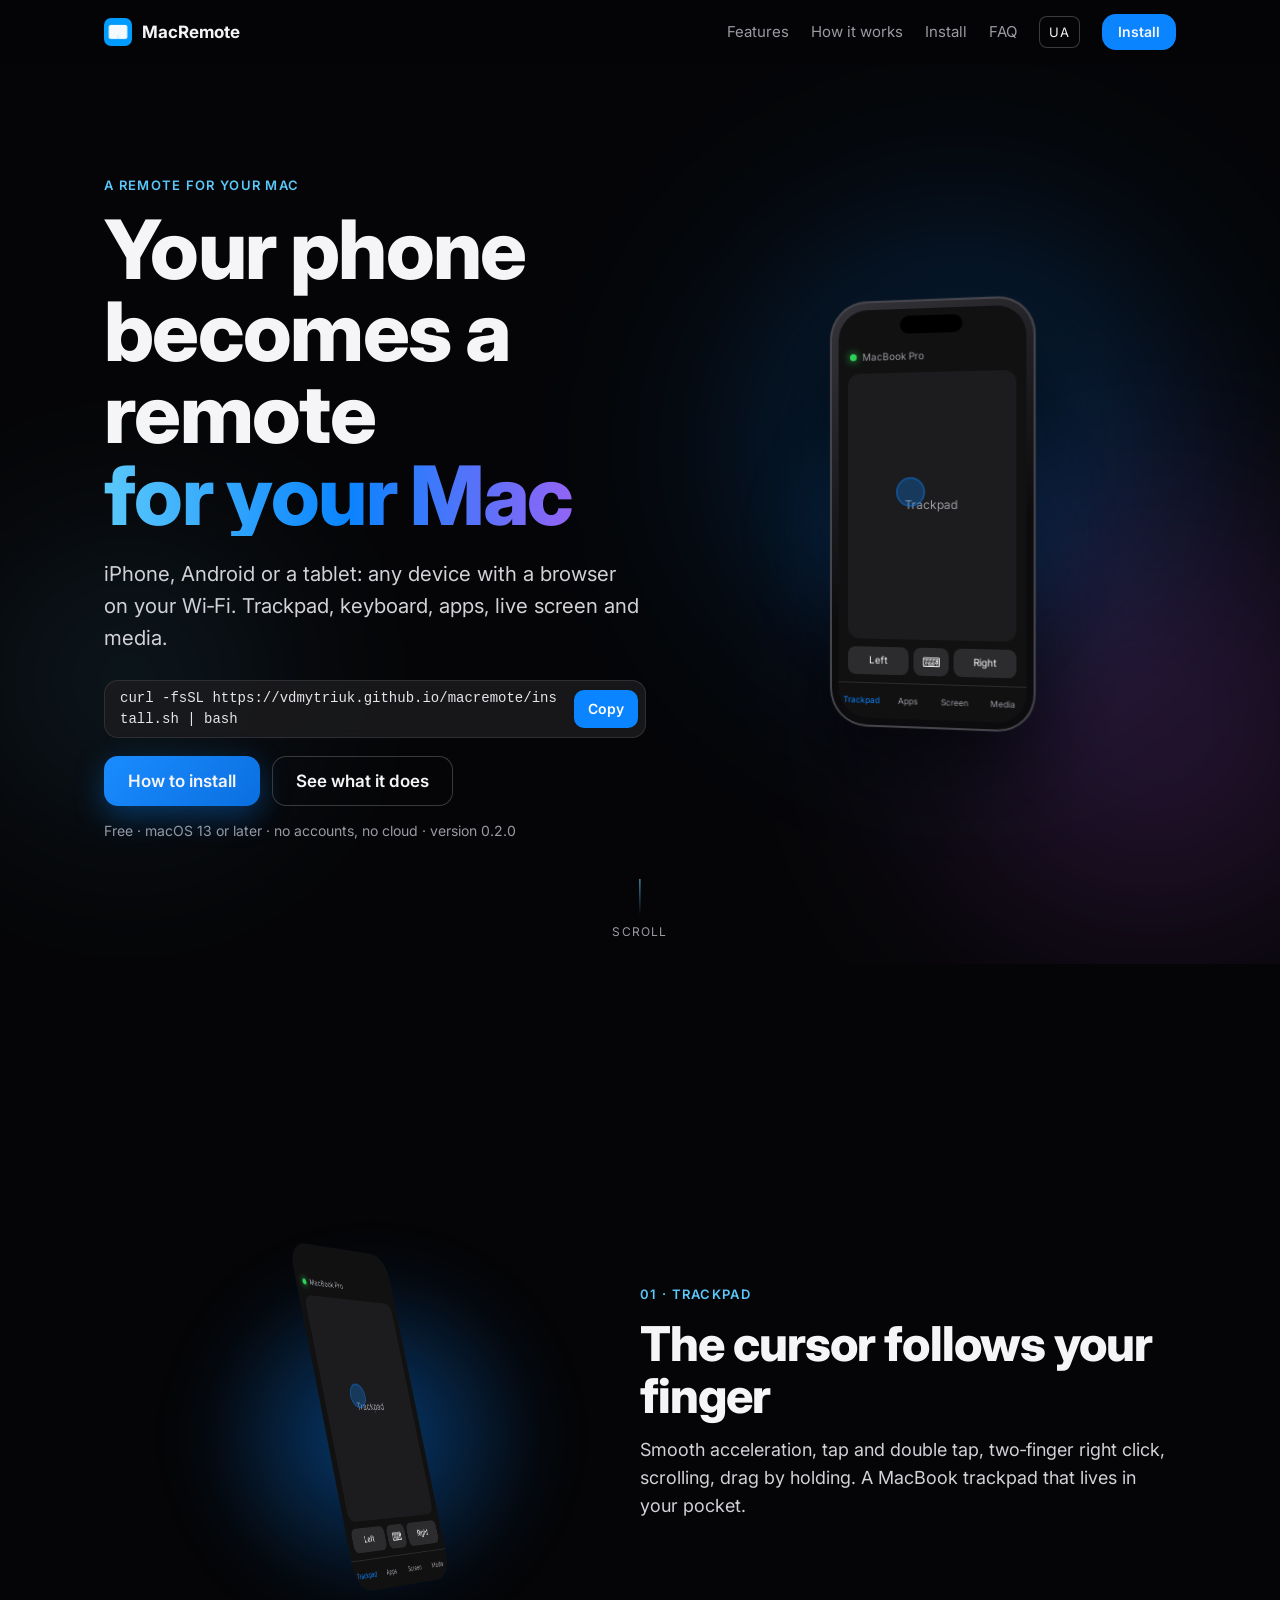
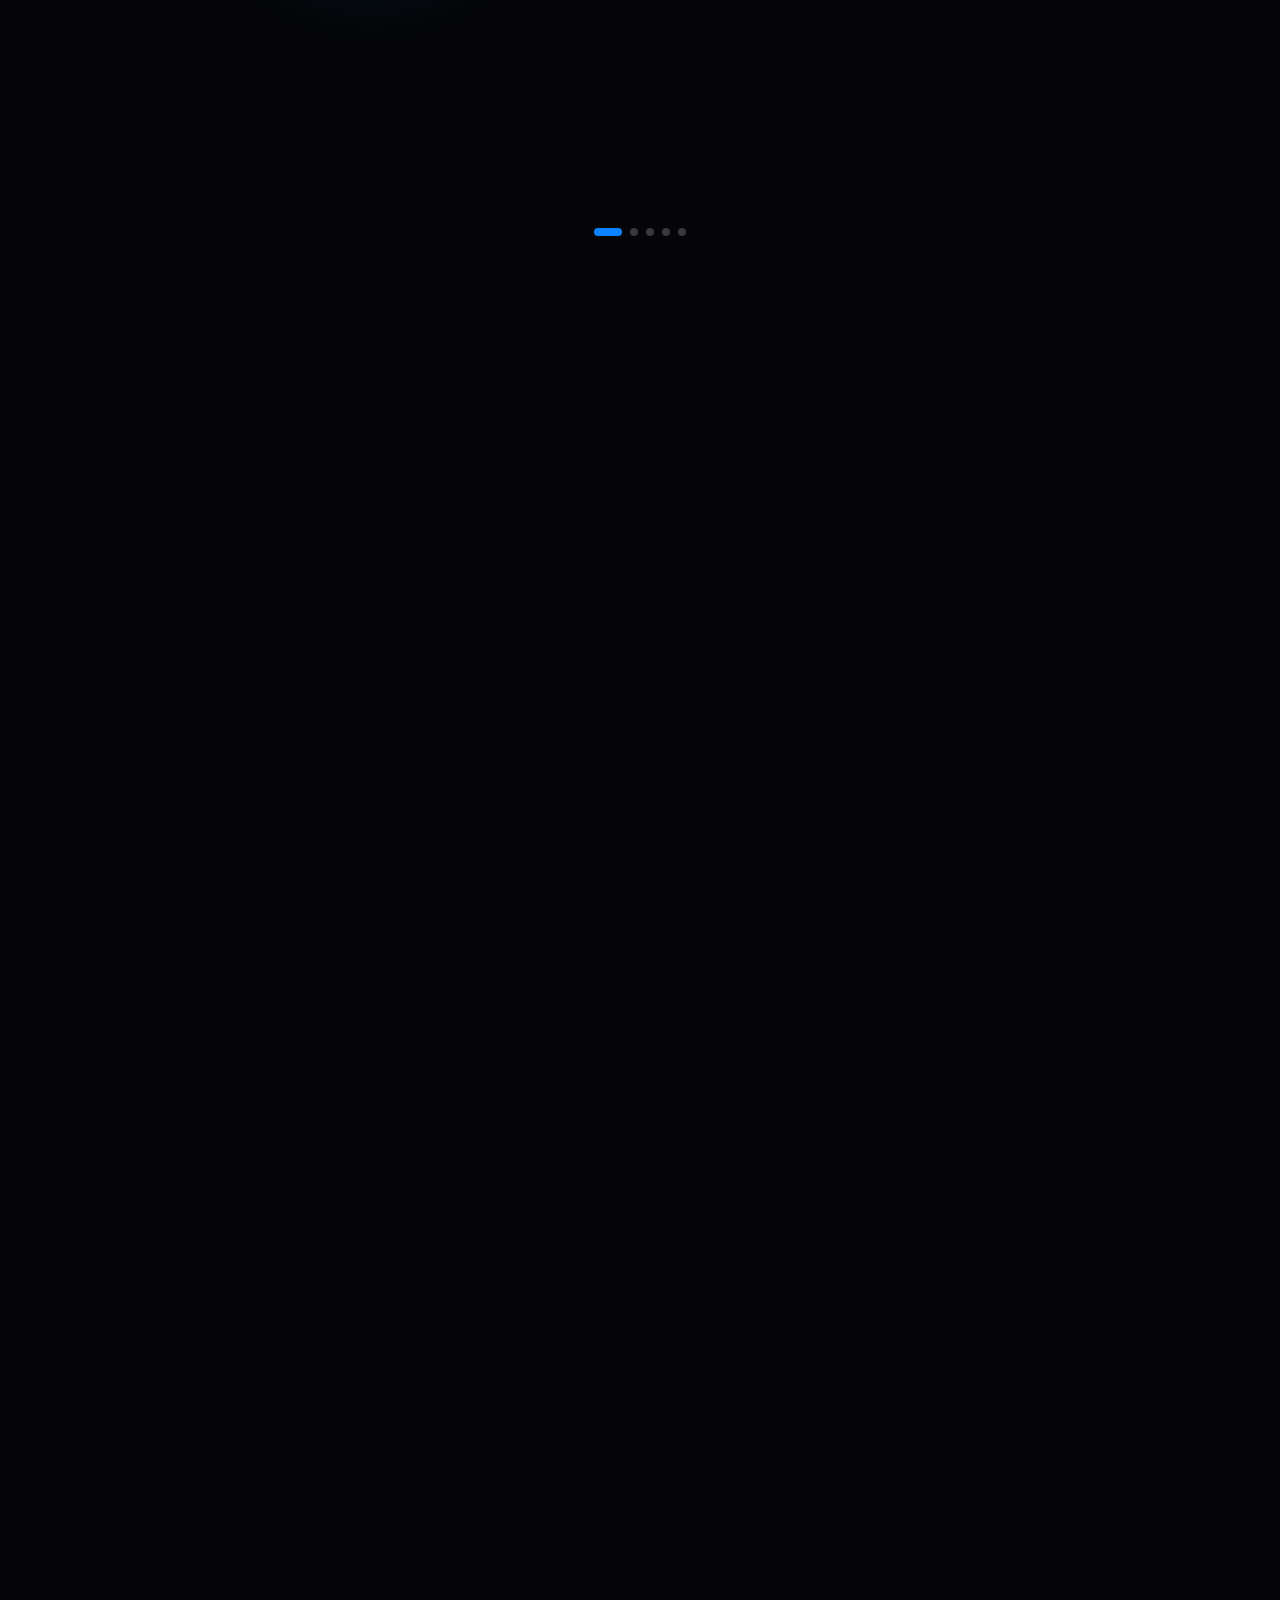
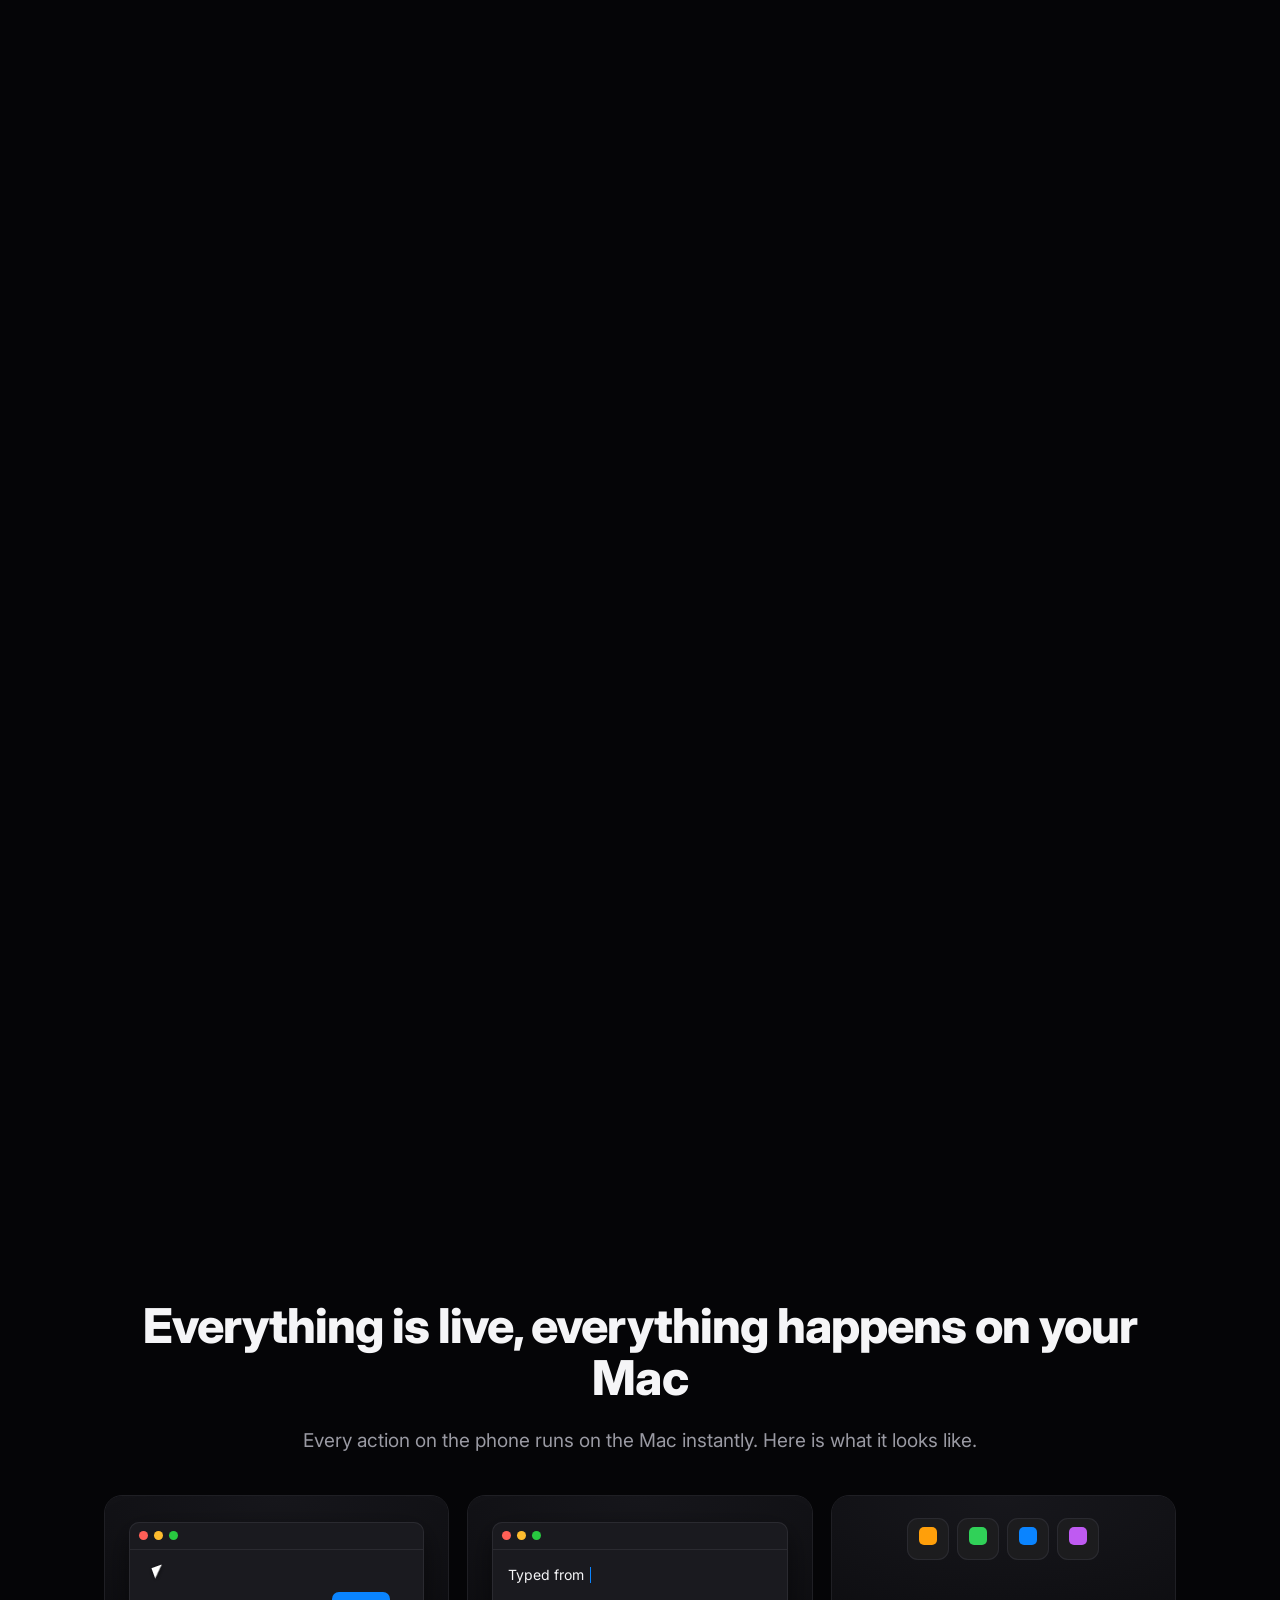
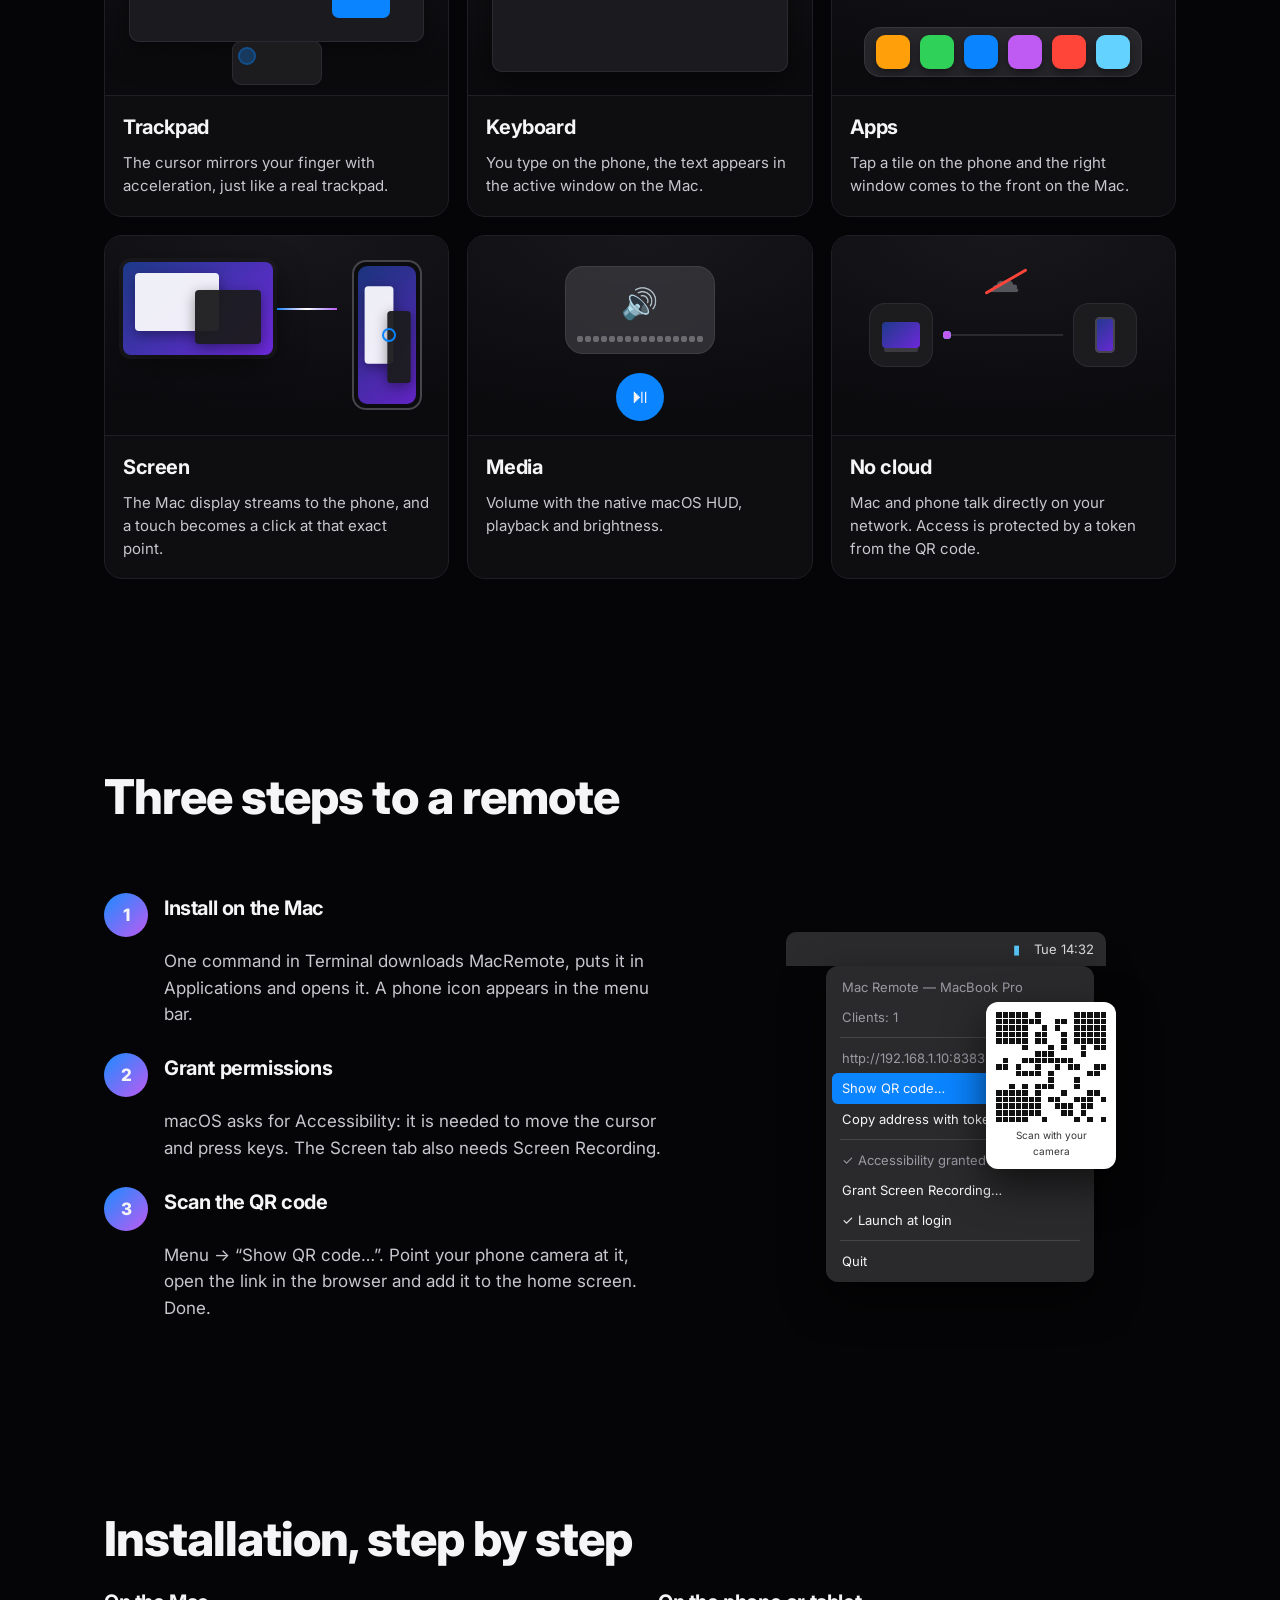
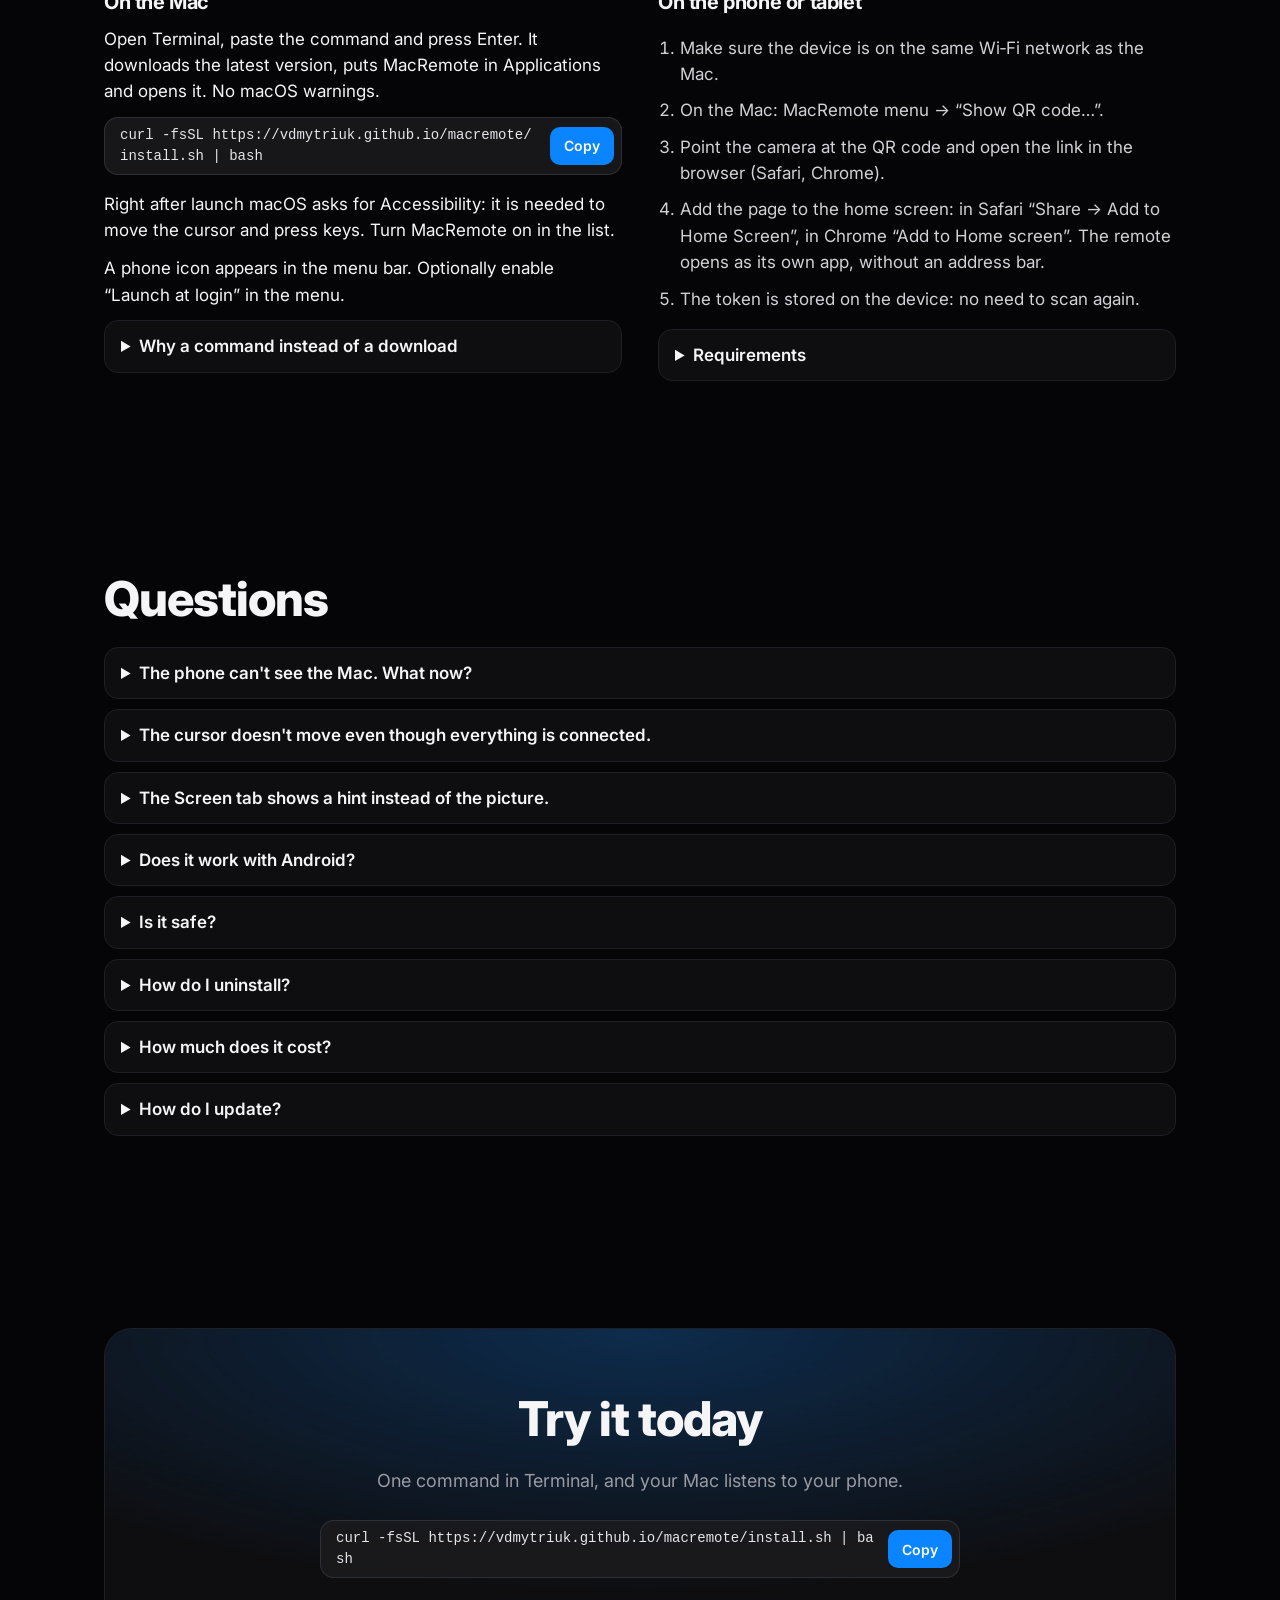
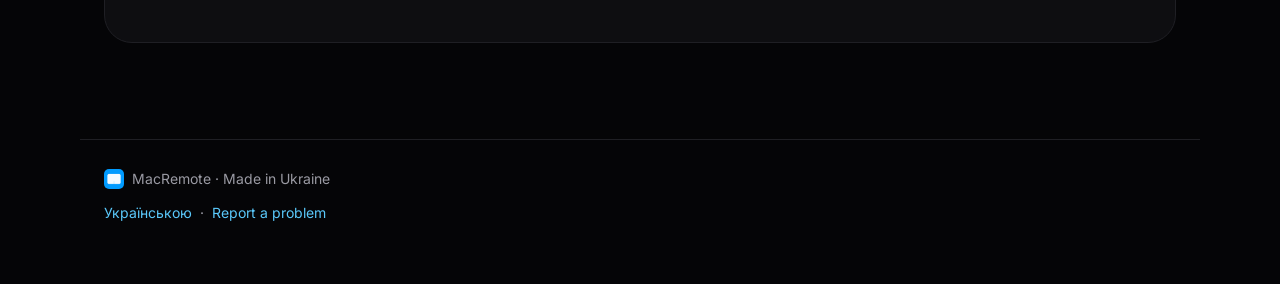
<file: index.html>
<!doctype html>
<html lang="en">
<head>
<meta charset="utf-8">
<meta name="viewport" content="width=device-width, initial-scale=1">
<title>MacRemote — your phone becomes a remote for your Mac</title>
<meta name="description" content="Any phone or tablet as a trackpad, keyboard, app switcher, live screen and media remote for your Mac. Works on your Wi‑Fi, no accounts, no cloud. Free.">
<meta property="og:title" content="MacRemote — your phone becomes a remote for your Mac">
<meta property="og:description" content="Any phone or tablet as a trackpad, keyboard, app switcher, live screen and media remote for your Mac. Works on your Wi‑Fi, no accounts, no cloud. Free.">
<meta property="og:image" content="https://vdmytriuk.github.io/macremote/assets/icon-512.png">
<meta property="og:type" content="website">
<meta name="theme-color" content="#050507">
<link rel="alternate" hreflang="en" href="https://vdmytriuk.github.io/macremote/">
<link rel="alternate" hreflang="uk" href="https://vdmytriuk.github.io/macremote/uk/">
<link rel="alternate" hreflang="x-default" href="https://vdmytriuk.github.io/macremote/">
<link rel="icon" href="assets/favicon.png">
<link rel="apple-touch-icon" href="assets/icon-128.png">
<link rel="preconnect" href="https://fonts.googleapis.com">
<link rel="preconnect" href="https://fonts.gstatic.com" crossorigin>
<link href="https://fonts.googleapis.com/css2?family=Inter:wght@400;500;600;800&display=swap" rel="stylesheet">
<link rel="stylesheet" href="style.css">
</head>
<body data-lang="en" data-base="">

<header class="nav">
  <div class="nav-inner">
    <a class="logo" href="#top"><img src="assets/icon-128.png" alt="" width="28" height="28"> MacRemote</a>
    <nav>
      <a href="#scene">Features</a>
      <a href="#how">How it works</a>
      <a href="#install">Install</a>
      <a href="#faq">FAQ</a>
      <a class="lang" href="uk/" hreflang="uk">UA</a>
      <a class="btn small" href="#install">Install</a>
    </nav>
  </div>
</header>

<main>

<!-- ===== Hero ===== -->
<section class="hero" id="top">
  <div class="aurora" aria-hidden="true"><i></i><i></i><i></i></div>
  <div class="hero-inner">
    <div class="hero-text">
      <p class="eyebrow reveal" style="--i:0">A remote for your Mac</p>
      <h1 class="reveal" style="--i:1"><span>Your phone</span> <span>becomes a remote</span> <span class="grad">for your Mac</span></h1>
      <p class="lead reveal" style="--i:2">iPhone, Android or a tablet: any device with a browser on your Wi‑Fi. Trackpad, keyboard, apps, live screen and media.</p>
      <div class="cmd reveal" style="--i:3">
        <code>curl -fsSL https://vdmytriuk.github.io/macremote/install.sh | bash</code>
        <button type="button" data-copy="curl -fsSL https://vdmytriuk.github.io/macremote/install.sh | bash" data-copied="Copied ✓">Copy</button>
      </div>
      <div class="cta reveal" style="--i:4">
        <a class="btn primary" href="#install">How to install</a>
        <a class="btn ghost" href="#scene">See what it does</a>
      </div>
      <p class="meta reveal" style="--i:5">Free · macOS 13 or later · no accounts, no cloud · version 0.2.0</p>
    </div>

    <div class="hero-device" id="heroTilt" aria-hidden="true">
      <div class="float">
        <div class="phone" id="heroPhone">
          <div class="body"></div>
          <div class="notch"></div>
          <div class="screen">
            <div class="ptop"><span class="dot"></span>MacBook Pro</div>
            <div class="ppad"><span class="finger"></span>Trackpad</div>
            <div class="pbar"><span>Left</span><span class="k">⌨</span><span>Right</span></div>
            <div class="ptabs"><b>Trackpad</b><span>Apps</span><span>Screen</span><span>Media</span></div>
          </div>
          <div class="back"><img src="assets/icon-128.png" alt="" width="48" height="48"></div>
        </div>
      </div>
      <div class="glow"></div>
    </div>
  </div>
  <a class="scroll-hint" href="#scene"><span></span>Scroll</a>
</section>

<!-- ===== Scroll scene ===== -->
<section class="scene" id="scene" data-scene style="--segments:5">
  <div class="stage">
    <div class="stage-device" aria-hidden="true">
      <div class="phone spin" id="scenePhone">
        <div class="body"></div>
        <div class="notch"></div>

        <div class="screen seg" data-seg="0">
          <div class="ptop"><span class="dot"></span>MacBook Pro</div>
          <div class="ppad"><span class="finger drift"></span>Trackpad</div>
          <div class="pbar"><span>Left</span><span class="k">⌨</span><span>Right</span></div>
          <div class="ptabs"><b>Trackpad</b><span>Apps</span><span>Screen</span><span>Media</span></div>
        </div>

        <div class="screen seg" data-seg="1">
          <div class="ptop"><span class="dot"></span>MacBook Pro</div>
          <div class="ppad small">Trackpad</div>
          <div class="pkbd">
            <div class="typing">Hello, Mac<i class="caret"></i></div>
            <div class="krow"><span>esc</span><span>tab</span><span class="on">⌘</span><span>⌥</span><span>⌃</span><span>⇧</span><span>del</span></div>
            <div class="krow"><span>home</span><span>pgup</span><span>↑</span><span>pgdn</span><span>end</span><span>⌫</span></div>
            <div class="krow"><span>⌘tab</span><span>←</span><span>↓</span><span>→</span><span class="wide">space</span><span>↩</span></div>
          </div>
          <div class="ptabs"><b>Trackpad</b><span>Apps</span><span>Screen</span><span>Media</span></div>
        </div>

        <div class="screen seg" data-seg="2">
          <div class="ptop"><span class="dot"></span>MacBook Pro</div>
          <div class="plabel">Running</div>
          <div class="pgrid">
            <i style="--c:#ff9f0a"></i><i style="--c:#30d158"></i><i class="on" style="--c:#0a84ff"></i><i style="--c:#bf5af2"></i>
            <i style="--c:#ff453a"></i><i style="--c:#64d2ff"></i><i style="--c:#ffd60a"></i><i style="--c:#8e8e93"></i>
          </div>
          <div class="plabel">All apps</div>
          <div class="plist"><span></span><span></span><span></span><span></span></div>
          <div class="ptabs"><span>Trackpad</span><b>Apps</b><span>Screen</span><span>Media</span></div>
        </div>

        <div class="screen seg" data-seg="3">
          <div class="ptop"><span class="dot"></span>MacBook Pro</div>
          <div class="pmirror">
            <div class="desk">
              <div class="win w1"></div><div class="win w2"></div>
              <div class="cursor"></div>
              <div class="scan"></div>
            </div>
          </div>
          <div class="pbar"><span>Left</span><span class="k">⌨</span><span>Right</span></div>
          <div class="ptabs"><span>Trackpad</span><span>Apps</span><b>Screen</b><span>Media</span></div>
        </div>

        <div class="screen seg" data-seg="4">
          <div class="ptop"><span class="dot"></span>MacBook Pro</div>
          <div class="pmedia">
            <div class="row big"><span>⏮</span><span class="play">⏯</span><span>⏭</span></div>
            <div class="plabel">Volume</div>
            <div class="row"><span>−</span><span>🔇</span><span>+</span></div>
            <div class="plabel">Brightness</div>
            <div class="row"><span>☀︎−</span><span>☀︎+</span></div>
          </div>
          <div class="ptabs"><span>Trackpad</span><span>Apps</span><span>Screen</span><b>Media</b></div>
        </div>
      </div>
      <div class="glow"></div>
    </div>

    <div class="captions">
      <div class="caption" data-seg="0"><p class="eyebrow">01 · Trackpad</p><h2>The cursor follows your finger</h2><p>Smooth acceleration, tap and double tap, two‑finger right click, scrolling, drag by holding. A MacBook trackpad that lives in your pocket.</p></div>
      <div class="caption" data-seg="1"><p class="eyebrow">02 · Keyboard</p><h2>Your keyboard, your languages</h2><p>Type on your phone's own keyboard: the text lands on the Mac as is, whatever layout the Mac has. Arrows, Esc, ⌘ shortcuts and sticky modifiers are always one tap away.</p></div>
      <div class="caption" data-seg="2"><p class="eyebrow">03 · Apps</p><h2>Switch apps with a tap</h2><p>Running apps as tiles with their icons. Tap to switch, hold to hide or quit. A searchable list of every installed app to launch anything.</p></div>
      <div class="caption" data-seg="3"><p class="eyebrow">04 · Screen</p><h2>Your Mac on your phone</h2><p>A live view of the display. Touch to move the cursor to that spot, tap to click, two fingers to scroll. Handy from the couch or another room.</p></div>
      <div class="caption" data-seg="4"><p class="eyebrow">05 · Media</p><h2>A remote that is always with you</h2><p>Play, pause and next track in any player, volume with the native HUD, mute and brightness. No more hunting for the Mac in the dark.</p></div>
    </div>

    <div class="progress" aria-hidden="true"><i data-seg="0"></i><i data-seg="1"></i><i data-seg="2"></i><i data-seg="3"></i><i data-seg="4"></i></div>
  </div>
</section>

<!-- ===== Demos ===== -->
<section class="demos" id="demos">
  <h2 class="reveal">Everything is live, everything happens on your Mac</h2>
  <p class="sub reveal" style="--i:1">Every action on the phone runs on the Mac instantly. Here is what it looks like.</p>
  <div class="grid">

    <article class="demo reveal" style="--i:0">
      <div class="art">
        <div class="macwin">
          <div class="bar"><i></i><i></i><i></i></div>
          <div class="cur"></div>
          <div class="target"></div>
        </div>
        <div class="minipad"><span class="finger drift2"></span></div>
      </div>
      <h3>Trackpad</h3>
      <p>The cursor mirrors your finger with acceleration, just like a real trackpad.</p>
    </article>

    <article class="demo reveal" style="--i:1">
      <div class="art">
        <div class="macwin doc">
          <div class="bar"><i></i><i></i><i></i></div>
          <div class="text"><span class="typed" data-text="Typed from a phone. In English, Ukrainian, any language."></span><i class="caret"></i></div>
        </div>
      </div>
      <h3>Keyboard</h3>
      <p>You type on the phone, the text appears in the active window on the Mac.</p>
    </article>

    <article class="demo reveal" style="--i:2">
      <div class="art">
        <div class="dock">
          <i style="--c:#ff9f0a"></i><i style="--c:#30d158"></i><i style="--c:#0a84ff" class="hop"></i><i style="--c:#bf5af2"></i><i style="--c:#ff453a"></i><i style="--c:#64d2ff"></i>
        </div>
        <div class="tiles">
          <i style="--c:#ff9f0a"></i><i style="--c:#30d158"></i><i style="--c:#0a84ff" class="on"></i><i style="--c:#bf5af2"></i>
        </div>
      </div>
      <h3>Apps</h3>
      <p>Tap a tile on the phone and the right window comes to the front on the Mac.</p>
    </article>

    <article class="demo reveal" style="--i:3">
      <div class="art">
        <div class="macscreen"><div class="win w1"></div><div class="win w2"></div></div>
        <div class="beam"></div>
        <div class="miniphone"><div class="mini"><div class="win w1"></div><div class="win w2"></div><div class="tap"></div></div></div>
      </div>
      <h3>Screen</h3>
      <p>The Mac display streams to the phone, and a touch becomes a click at that exact point.</p>
    </article>

    <article class="demo reveal" style="--i:4">
      <div class="art">
        <div class="hud">
          <div class="spk">🔊</div>
          <div class="bars"><i></i><i></i><i></i><i></i><i></i><i></i><i></i><i></i><i></i><i></i><i></i><i></i><i></i><i></i><i></i><i></i></div>
        </div>
        <div class="playbtn">⏯</div>
      </div>
      <h3>Media</h3>
      <p>Volume with the native macOS HUD, playback and brightness.</p>
    </article>

    <article class="demo reveal" style="--i:5">
      <div class="art">
        <div class="link">
          <div class="node mac"><i></i></div>
          <div class="wire"><span></span><span></span><span></span></div>
          <div class="node ph"><i></i></div>
          <div class="cloud">☁︎<b></b></div>
        </div>
      </div>
      <h3>No cloud</h3>
      <p>Mac and phone talk directly on your network. Access is protected by a token from the QR code.</p>
    </article>

  </div>
</section>

<!-- ===== How it works ===== -->
<section class="how" id="how">
  <h2 class="reveal">Three steps to a remote</h2>
  <ol class="steps">
    <li class="reveal" style="--i:0"><span class="num">1</span><h3>Install on the Mac</h3><p>One command in Terminal downloads MacRemote, puts it in Applications and opens it. A phone icon appears in the menu bar.</p></li>
    <li class="reveal" style="--i:1"><span class="num">2</span><h3>Grant permissions</h3><p>macOS asks for Accessibility: it is needed to move the cursor and press keys. The Screen tab also needs Screen Recording.</p></li>
    <li class="reveal" style="--i:2"><span class="num">3</span><h3>Scan the QR code</h3><p>Menu → “Show QR code…”. Point your phone camera at it, open the link in the browser and add it to the home screen. Done.</p></li>
  </ol>
  <div class="menu-demo reveal" style="--i:1" aria-hidden="true">
    <div class="menubar"><span class="mb-icon">▮</span><span>Tue 14:32</span></div>
    <div class="menu">
      <div class="mi dim">Mac Remote — MacBook Pro</div>
      <div class="mi dim">Clients: 1</div>
      <hr>
      <div class="mi dim">http://192.168.1.10:8383</div>
      <div class="mi hl">Show QR code…</div>
      <div class="mi">Copy address with token</div>
      <hr>
      <div class="mi dim">✓ Accessibility granted</div>
      <div class="mi">Grant Screen Recording…</div>
      <div class="mi">✓ Launch at login</div>
      <hr>
      <div class="mi">Quit</div>
    </div>
    <div class="qr"><div class="qrgrid"></div><span>Scan with your camera</span></div>
  </div>
</section>

<!-- ===== Install ===== -->
<section class="install" id="install">
  <h2 class="reveal">Installation, step by step</h2>
  <div class="two-col">
    <div class="reveal" style="--i:0">
      <h3>On the Mac</h3>
      <p>Open Terminal, paste the command and press Enter. It downloads the latest version, puts MacRemote in Applications and opens it. No macOS warnings.</p>
      <div class="cmd">
        <code>curl -fsSL https://vdmytriuk.github.io/macremote/install.sh | bash</code>
        <button type="button" data-copy="curl -fsSL https://vdmytriuk.github.io/macremote/install.sh | bash" data-copied="Copied ✓">Copy</button>
      </div>
      <p>Right after launch macOS asks for Accessibility: it is needed to move the cursor and press keys. Turn MacRemote on in the list.</p>
      <p>A phone icon appears in the menu bar. Optionally enable “Launch at login” in the menu.</p>
      <details>
        <summary>Why a command instead of a download</summary>
        <p>macOS quarantines files downloaded by a browser and blocks apps without a paid Apple Developer signature: you get a “Not Opened” dialog that has to be bypassed in System Settings. The command downloads the same disk image without quarantine, so everything opens right away.</p>
        <p>The script is open: read it at the address in the command. It only downloads the image from GitHub Releases, copies the app to Applications and opens it. Nothing else on your Mac is touched.</p>
      </details>
    </div>
    <div class="reveal" style="--i:1">
      <h3>On the phone or tablet</h3>
      <ol>
        <li>Make sure the device is on the same Wi‑Fi network as the Mac.</li>
        <li>On the Mac: MacRemote menu → “Show QR code…”.</li>
        <li>Point the camera at the QR code and open the link in the browser (Safari, Chrome).</li>
        <li>Add the page to the home screen: in Safari “Share → Add to Home Screen”, in Chrome “Add to Home screen”. The remote opens as its own app, without an address bar.</li>
        <li>The token is stored on the device: no need to scan again.</li>
      </ol>
      <details>
        <summary>Requirements</summary>
        <ul>
          <li>macOS 13 Ventura or later, Apple Silicon or Intel.</li>
          <li>iPhone, iPad, Android phone or tablet with a modern browser.</li>
          <li>A shared Wi‑Fi network. Guest networks often isolate devices from each other.</li>
        </ul>
      </details>
    </div>
  </div>
</section>

<!-- ===== FAQ ===== -->
<section class="faq" id="faq">
  <h2 class="reveal">Questions</h2>
  <details class="reveal" style="--i:0"><summary>The phone can't see the Mac. What now?</summary><p>Check that both devices are on the same network and that it is not a guest network. If the Mac firewall is on (System Settings → Network → Firewall), allow incoming connections for MacRemote. Ports 8383 and 8384 are used.</p></details>
  <details class="reveal" style="--i:1"><summary>The cursor doesn't move even though everything is connected.</summary><p>Accessibility is not granted. Open the MacRemote menu: if it shows “Grant Accessibility…”, click it. After an app update the permission sometimes has to be removed and granted again.</p></details>
  <details class="reveal" style="--i:2"><summary>The Screen tab shows a hint instead of the picture.</summary><p>Screen Recording is required: MacRemote menu → “Grant Screen Recording…”, turn MacRemote on in the list and relaunch the app.</p></details>
  <details class="reveal" style="--i:3"><summary>Does it work with Android?</summary><p>Yes. The remote is a web page, so any device with a modern browser works: iPhone, iPad, Android phones and tablets.</p></details>
  <details class="reveal" style="--i:4"><summary>Is it safe?</summary><p>Only someone with the token from the QR code can control the Mac. Traffic never leaves your local network, there is no server and no accounts. On public networks you don't trust, just quit the app.</p></details>
  <details class="reveal" style="--i:5"><summary>How do I uninstall?</summary><p>Menu → “Quit”, then drag MacRemote from Applications to the Bin. If you enabled “Launch at login”, turn it off in the menu first. The token and settings live in ~/Library/Application Support/MacRemote.</p></details>
  <details class="reveal" style="--i:6"><summary>How much does it cost?</summary><p>It is free for now. If a paid version ever appears, the free one is not going anywhere.</p></details>
  <details class="reveal" style="--i:7"><summary>How do I update?</summary><p>MacRemote checks GitHub for new versions a few times a day. When one appears, the menu shows “Update to X…”: confirm, and the app restarts on the new version with permissions kept. Running the install command again does the same.</p></details>
</section>

<section class="final">
  <div class="final-inner reveal">
    <h2>Try it today</h2>
    <p>One command in Terminal, and your Mac listens to your phone.</p>
    <div class="cmd center">
      <code>curl -fsSL https://vdmytriuk.github.io/macremote/install.sh | bash</code>
      <button type="button" data-copy="curl -fsSL https://vdmytriuk.github.io/macremote/install.sh | bash" data-copied="Copied ✓">Copy</button>
    </div>
  </div>
</section>

</main>

<footer>
  <p><img src="assets/icon-128.png" alt="" width="20" height="20"> MacRemote · Made in Ukraine</p>
  <p><a href="uk/" hreflang="uk">Українською</a> · <a href="https://github.com/vdmytriuk/macremote/issues">Report a problem</a></p>
</footer>

<script src="site.js"></script>
</body>
</html>
</file>
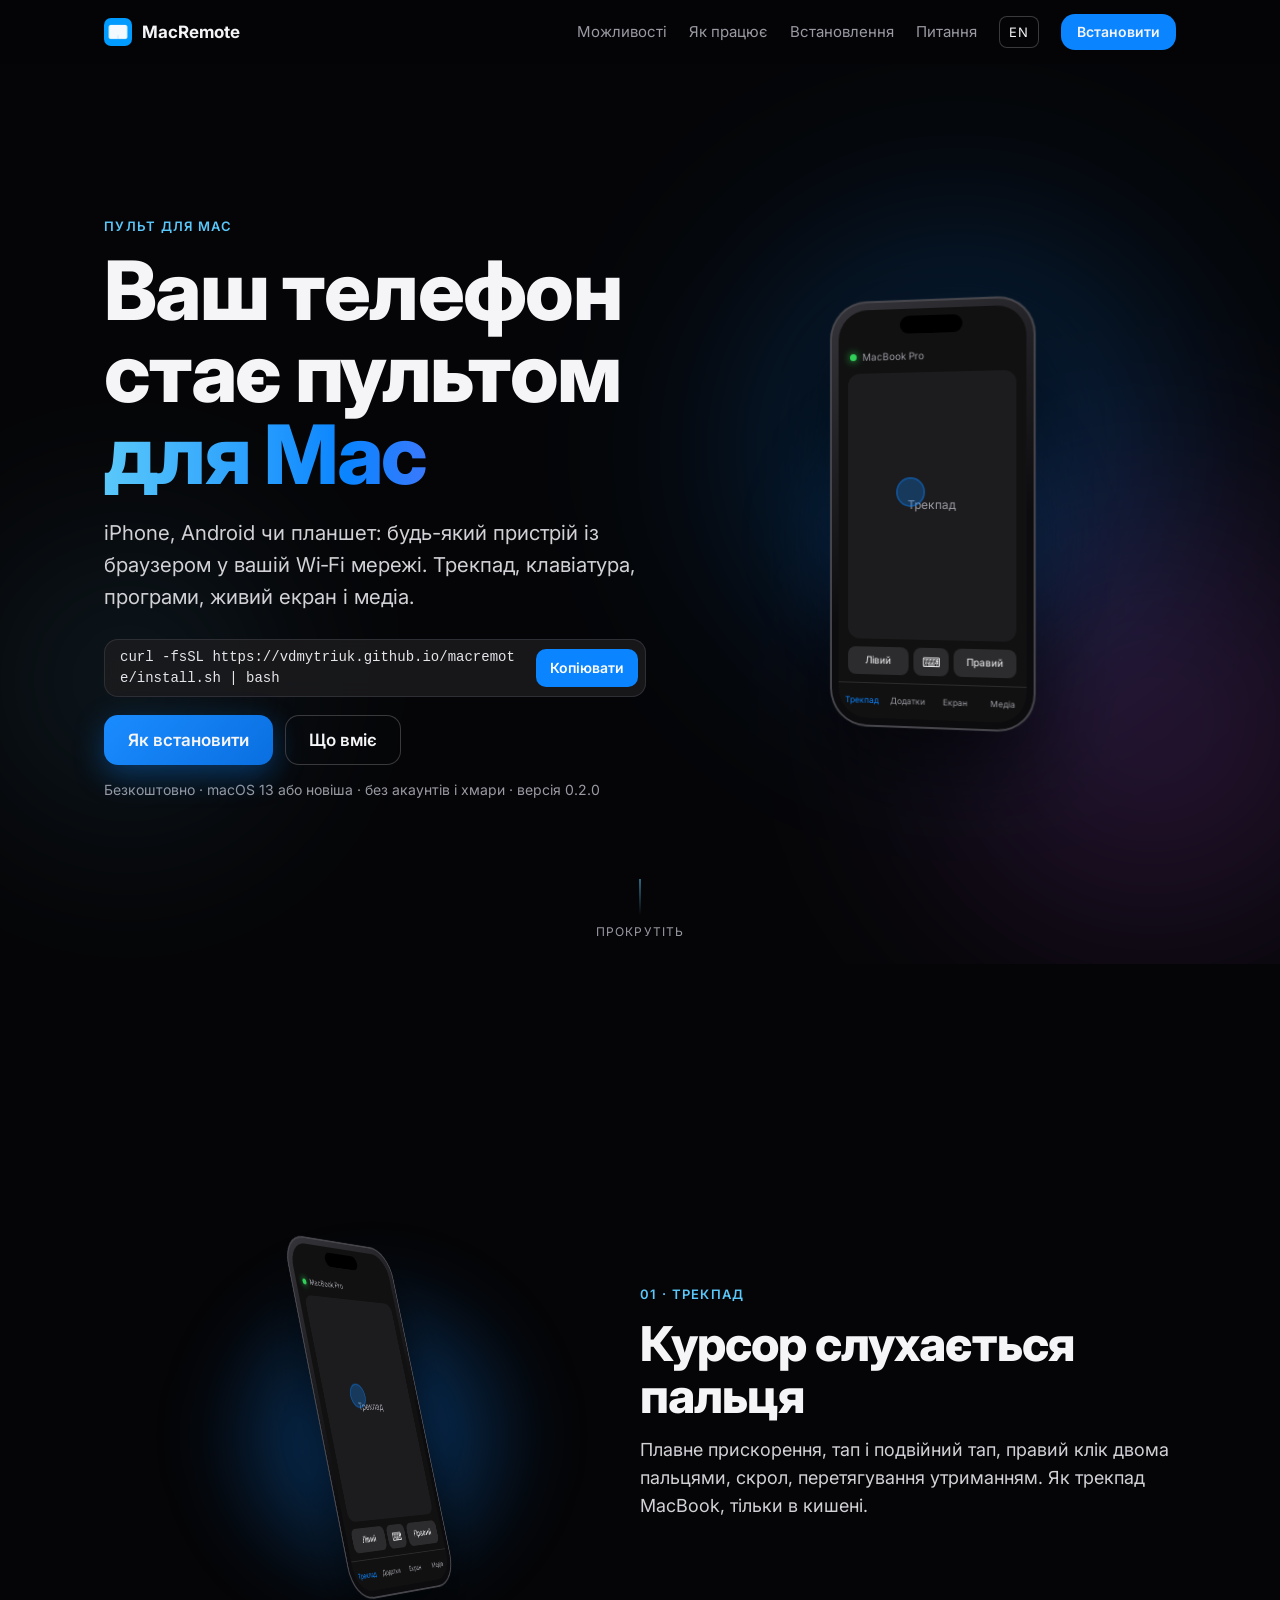
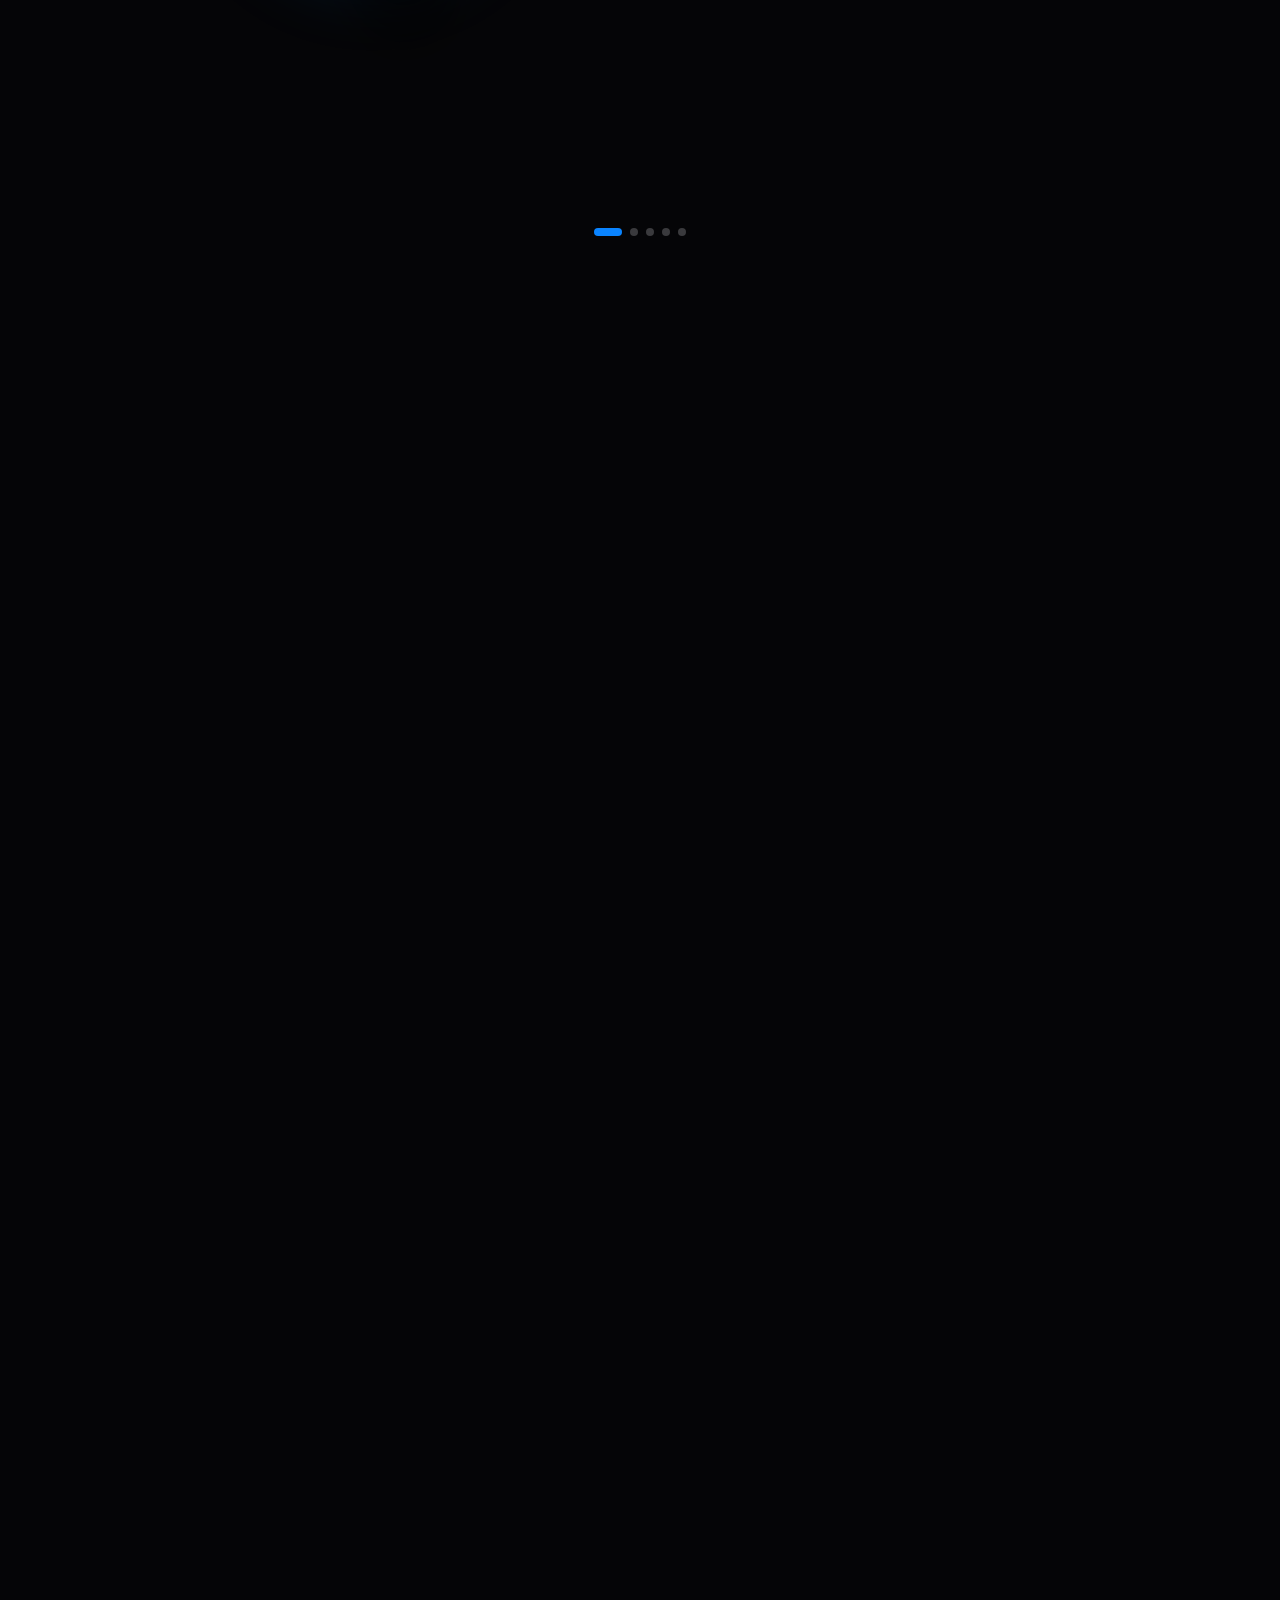
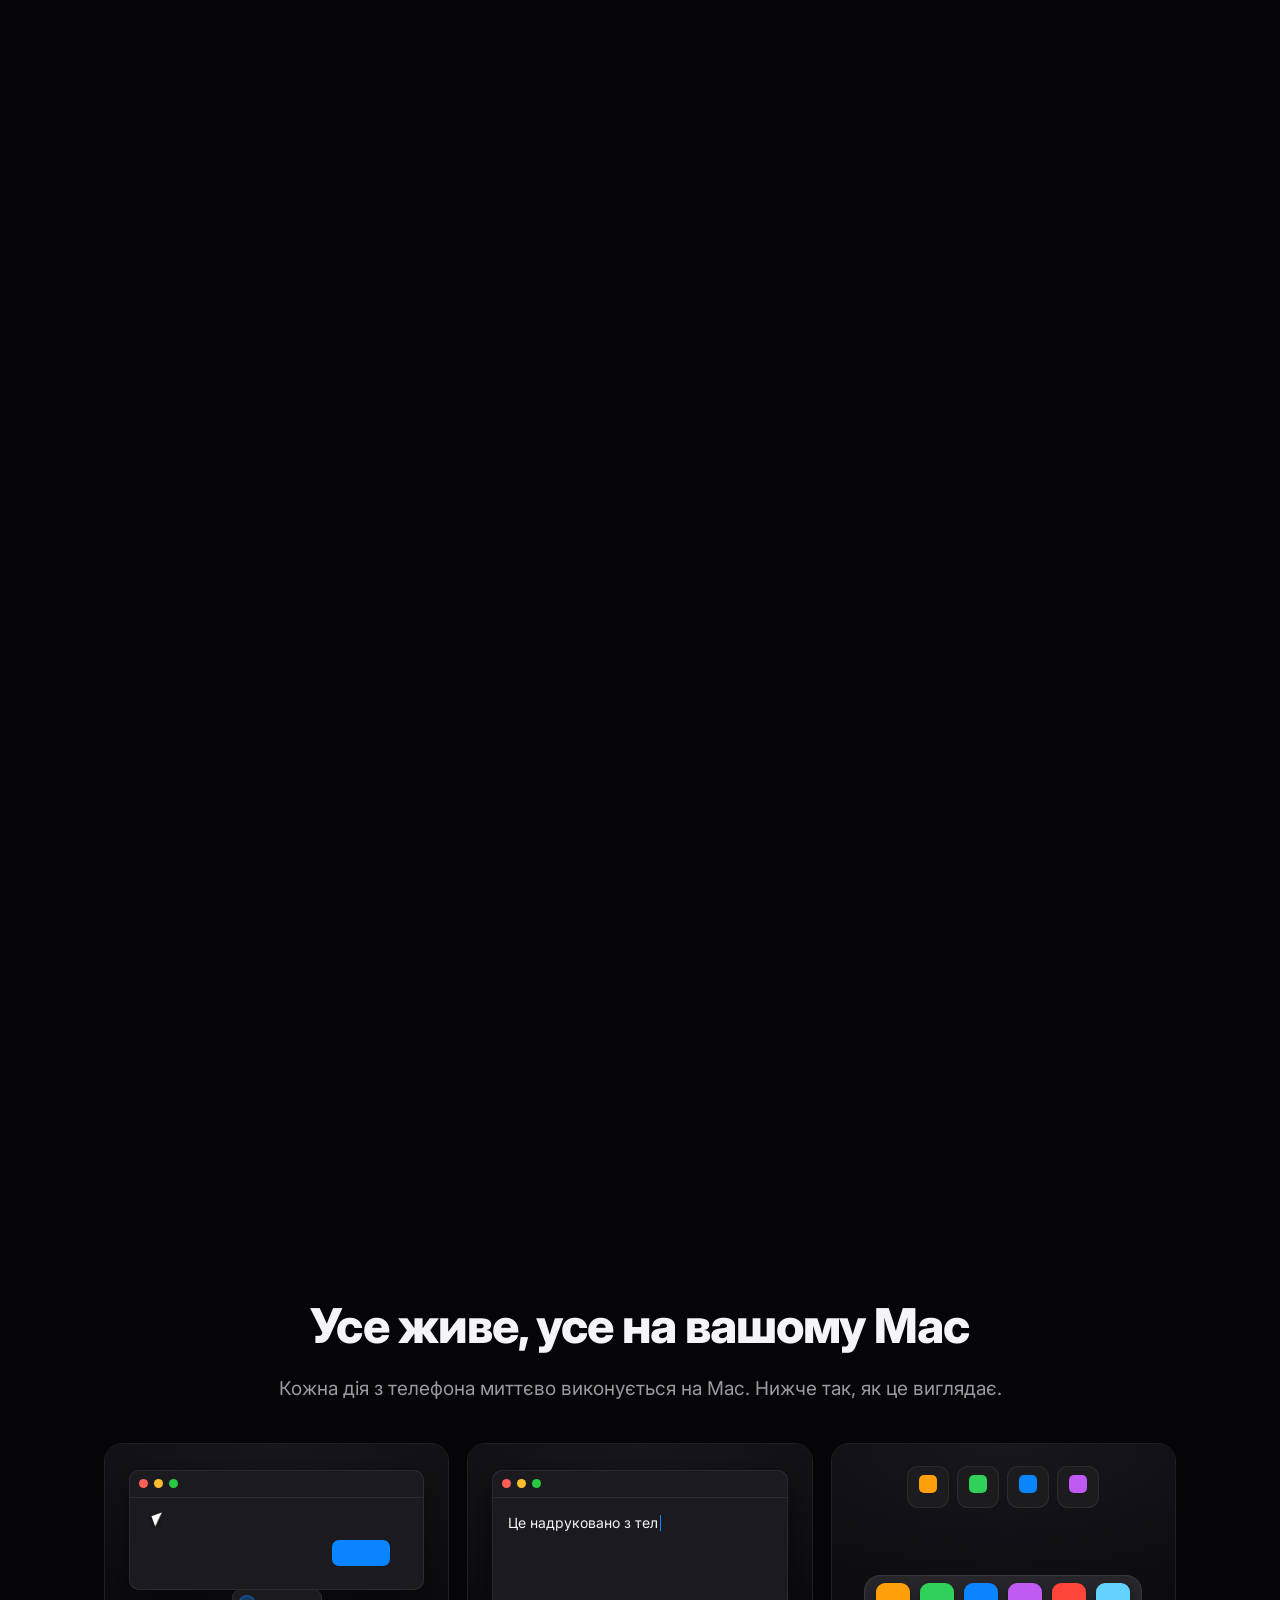
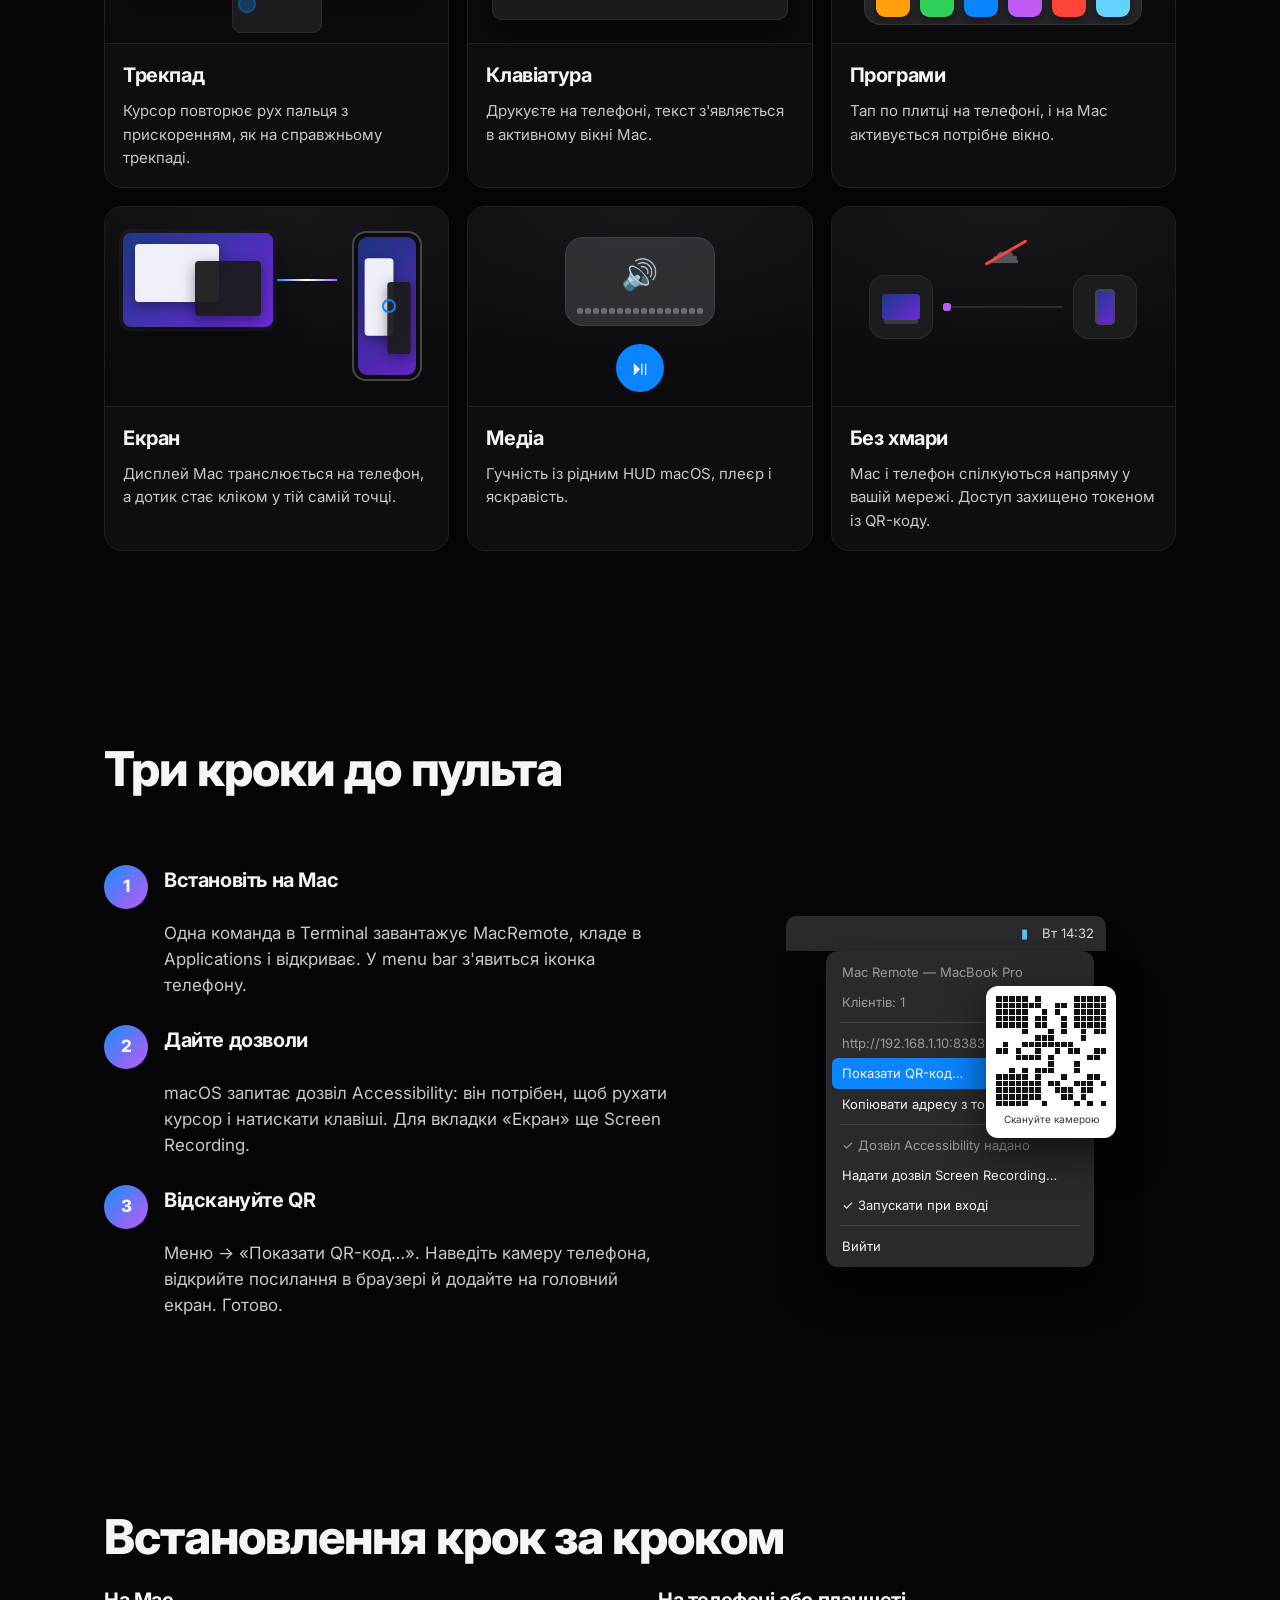
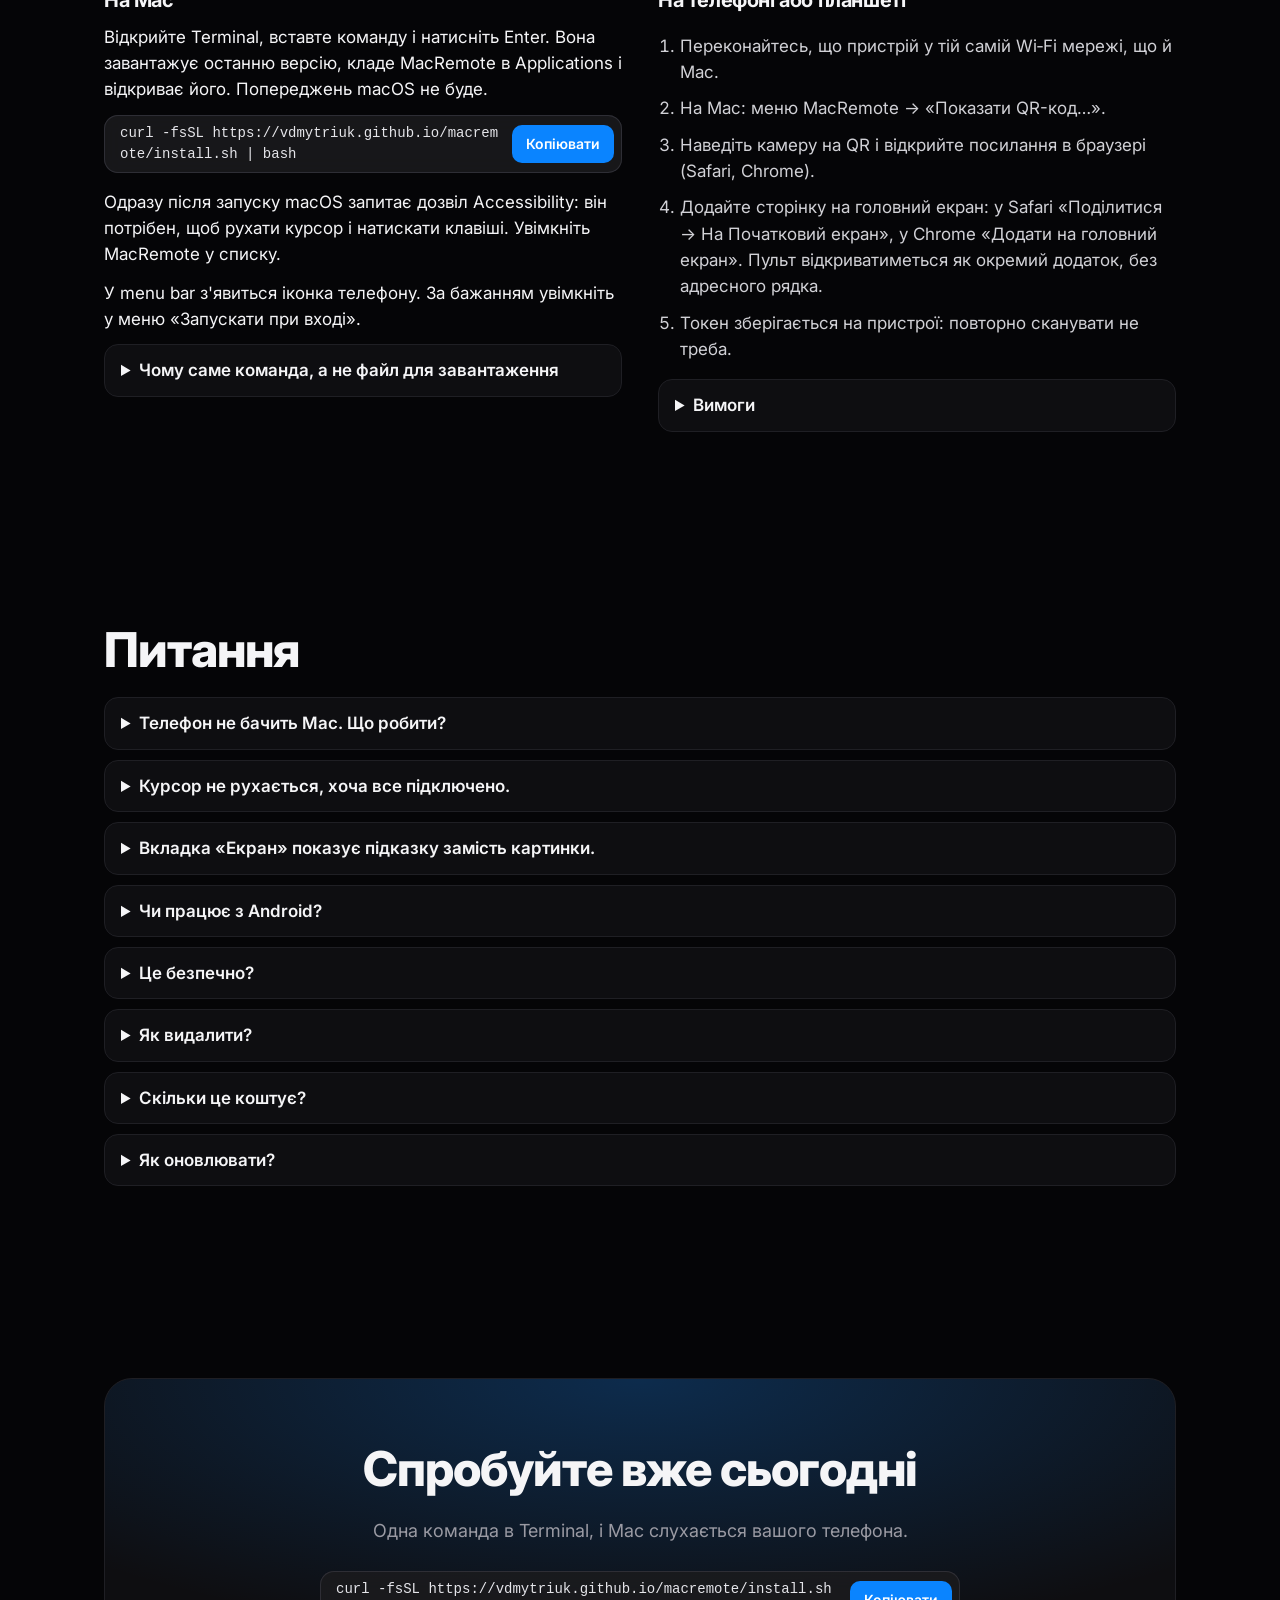
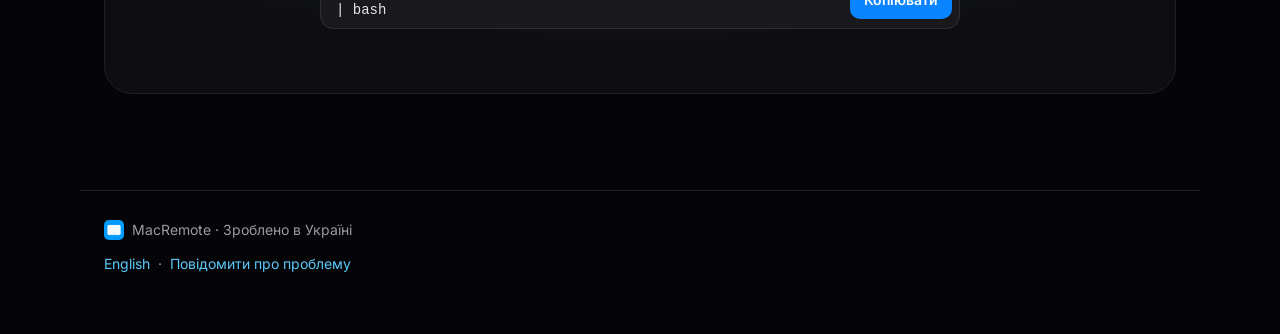
<file: uk/index.html>
<!doctype html>
<html lang="uk">
<head>
<meta charset="utf-8">
<meta name="viewport" content="width=device-width, initial-scale=1">
<title>MacRemote — телефон стає пультом для Mac</title>
<meta name="description" content="Будь-який телефон або планшет як трекпад, клавіатура, перемикач програм, живий екран і пульт для Mac. Працює у вашій Wi‑Fi мережі, без акаунтів і хмари. Безкоштовно.">
<meta property="og:title" content="MacRemote — телефон стає пультом для Mac">
<meta property="og:description" content="Будь-який телефон або планшет як трекпад, клавіатура, перемикач програм, живий екран і пульт для Mac. Працює у вашій Wi‑Fi мережі, без акаунтів і хмари. Безкоштовно.">
<meta property="og:image" content="https://vdmytriuk.github.io/macremote/assets/icon-512.png">
<meta property="og:type" content="website">
<meta name="theme-color" content="#050507">
<link rel="alternate" hreflang="en" href="https://vdmytriuk.github.io/macremote/">
<link rel="alternate" hreflang="uk" href="https://vdmytriuk.github.io/macremote/uk/">
<link rel="alternate" hreflang="x-default" href="https://vdmytriuk.github.io/macremote/">
<link rel="icon" href="../assets/favicon.png">
<link rel="apple-touch-icon" href="../assets/icon-128.png">
<link rel="preconnect" href="https://fonts.googleapis.com">
<link rel="preconnect" href="https://fonts.gstatic.com" crossorigin>
<link href="https://fonts.googleapis.com/css2?family=Inter:wght@400;500;600;800&display=swap" rel="stylesheet">
<link rel="stylesheet" href="../style.css">
</head>
<body data-lang="uk" data-base="../">

<header class="nav">
  <div class="nav-inner">
    <a class="logo" href="#top"><img src="../assets/icon-128.png" alt="" width="28" height="28"> MacRemote</a>
    <nav>
      <a href="#scene">Можливості</a>
      <a href="#how">Як працює</a>
      <a href="#install">Встановлення</a>
      <a href="#faq">Питання</a>
      <a class="lang" href="../" hreflang="en">EN</a>
      <a class="btn small" href="#install">Встановити</a>
    </nav>
  </div>
</header>

<main>

<!-- ===== Hero ===== -->
<section class="hero" id="top">
  <div class="aurora" aria-hidden="true"><i></i><i></i><i></i></div>
  <div class="hero-inner">
    <div class="hero-text">
      <p class="eyebrow reveal" style="--i:0">Пульт для Mac</p>
      <h1 class="reveal" style="--i:1"><span>Ваш телефон</span> <span>стає пультом</span> <span class="grad">для Mac</span></h1>
      <p class="lead reveal" style="--i:2">iPhone, Android чи планшет: будь-який пристрій із браузером у вашій Wi‑Fi мережі. Трекпад, клавіатура, програми, живий екран і медіа.</p>
      <div class="cmd reveal" style="--i:3">
        <code>curl -fsSL https://vdmytriuk.github.io/macremote/install.sh | bash</code>
        <button type="button" data-copy="curl -fsSL https://vdmytriuk.github.io/macremote/install.sh | bash" data-copied="Скопійовано ✓">Копіювати</button>
      </div>
      <div class="cta reveal" style="--i:4">
        <a class="btn primary" href="#install">Як встановити</a>
        <a class="btn ghost" href="#scene">Що вміє</a>
      </div>
      <p class="meta reveal" style="--i:5">Безкоштовно · macOS 13 або новіша · без акаунтів і хмари · версія 0.2.0</p>
    </div>

    <div class="hero-device" id="heroTilt" aria-hidden="true">
      <div class="float">
        <div class="phone" id="heroPhone">
          <div class="body"></div>
          <div class="notch"></div>
          <div class="screen">
            <div class="ptop"><span class="dot"></span>MacBook Pro</div>
            <div class="ppad"><span class="finger"></span>Трекпад</div>
            <div class="pbar"><span>Лівий</span><span class="k">⌨</span><span>Правий</span></div>
            <div class="ptabs"><b>Трекпад</b><span>Додатки</span><span>Екран</span><span>Медіа</span></div>
          </div>
          <div class="back"><img src="../assets/icon-128.png" alt="" width="48" height="48"></div>
        </div>
      </div>
      <div class="glow"></div>
    </div>
  </div>
  <a class="scroll-hint" href="#scene"><span></span>Прокрутіть</a>
</section>

<!-- ===== Scroll scene ===== -->
<section class="scene" id="scene" data-scene style="--segments:5">
  <div class="stage">
    <div class="stage-device" aria-hidden="true">
      <div class="phone spin" id="scenePhone">
        <div class="body"></div>
        <div class="notch"></div>

        <div class="screen seg" data-seg="0">
          <div class="ptop"><span class="dot"></span>MacBook Pro</div>
          <div class="ppad"><span class="finger drift"></span>Трекпад</div>
          <div class="pbar"><span>Лівий</span><span class="k">⌨</span><span>Правий</span></div>
          <div class="ptabs"><b>Трекпад</b><span>Додатки</span><span>Екран</span><span>Медіа</span></div>
        </div>

        <div class="screen seg" data-seg="1">
          <div class="ptop"><span class="dot"></span>MacBook Pro</div>
          <div class="ppad small">Трекпад</div>
          <div class="pkbd">
            <div class="typing">Привіт, Mac<i class="caret"></i></div>
            <div class="krow"><span>esc</span><span>tab</span><span class="on">⌘</span><span>⌥</span><span>⌃</span><span>⇧</span><span>del</span></div>
            <div class="krow"><span>home</span><span>pgup</span><span>↑</span><span>pgdn</span><span>end</span><span>⌫</span></div>
            <div class="krow"><span>⌘tab</span><span>←</span><span>↓</span><span>→</span><span class="wide">space</span><span>↩</span></div>
          </div>
          <div class="ptabs"><b>Трекпад</b><span>Додатки</span><span>Екран</span><span>Медіа</span></div>
        </div>

        <div class="screen seg" data-seg="2">
          <div class="ptop"><span class="dot"></span>MacBook Pro</div>
          <div class="plabel">Запущені</div>
          <div class="pgrid">
            <i style="--c:#ff9f0a"></i><i style="--c:#30d158"></i><i class="on" style="--c:#0a84ff"></i><i style="--c:#bf5af2"></i>
            <i style="--c:#ff453a"></i><i style="--c:#64d2ff"></i><i style="--c:#ffd60a"></i><i style="--c:#8e8e93"></i>
          </div>
          <div class="plabel">Усі програми</div>
          <div class="plist"><span></span><span></span><span></span><span></span></div>
          <div class="ptabs"><span>Трекпад</span><b>Додатки</b><span>Екран</span><span>Медіа</span></div>
        </div>

        <div class="screen seg" data-seg="3">
          <div class="ptop"><span class="dot"></span>MacBook Pro</div>
          <div class="pmirror">
            <div class="desk">
              <div class="win w1"></div><div class="win w2"></div>
              <div class="cursor"></div>
              <div class="scan"></div>
            </div>
          </div>
          <div class="pbar"><span>Лівий</span><span class="k">⌨</span><span>Правий</span></div>
          <div class="ptabs"><span>Трекпад</span><span>Додатки</span><b>Екран</b><span>Медіа</span></div>
        </div>

        <div class="screen seg" data-seg="4">
          <div class="ptop"><span class="dot"></span>MacBook Pro</div>
          <div class="pmedia">
            <div class="row big"><span>⏮</span><span class="play">⏯</span><span>⏭</span></div>
            <div class="plabel">Гучність</div>
            <div class="row"><span>−</span><span>🔇</span><span>+</span></div>
            <div class="plabel">Яскравість</div>
            <div class="row"><span>☀︎−</span><span>☀︎+</span></div>
          </div>
          <div class="ptabs"><span>Трекпад</span><span>Додатки</span><span>Екран</span><b>Медіа</b></div>
        </div>
      </div>
      <div class="glow"></div>
    </div>

    <div class="captions">
      <div class="caption" data-seg="0"><p class="eyebrow">01 · Трекпад</p><h2>Курсор слухається пальця</h2><p>Плавне прискорення, тап і подвійний тап, правий клік двома пальцями, скрол, перетягування утриманням. Як трекпад MacBook, тільки в кишені.</p></div>
      <div class="caption" data-seg="1"><p class="eyebrow">02 · Клавіатура</p><h2>Ваша клавіатура, ваші мови</h2><p>Друкуйте рідною клавіатурою телефона: текст іде на Mac як є, розкладка не має значення. Стрілки, Esc, ⌘-комбінації та липкі модифікатори завжди поруч.</p></div>
      <div class="caption" data-seg="2"><p class="eyebrow">03 · Програми</p><h2>Перемикайтесь одним дотиком</h2><p>Запущені програми плиткою з іконками. Тап перемикає, утримання ховає або закриває. Список усіх програм із пошуком, щоб запустити будь-що.</p></div>
      <div class="caption" data-seg="3"><p class="eyebrow">04 · Екран</p><h2>Mac на екрані телефона</h2><p>Жива картинка дисплея. Дотик переносить курсор у цю точку, тап клікає, два пальці скролять. Зручно з дивана або з іншої кімнати.</p></div>
      <div class="caption" data-seg="4"><p class="eyebrow">05 · Медіа</p><h2>Пульт, який завжди з вами</h2><p>Play, Pause, наступний трек у будь-якому плеєрі, гучність із рідним HUD, звук і яскравість. Без пошуку Mac у темряві.</p></div>
    </div>

    <div class="progress" aria-hidden="true"><i data-seg="0"></i><i data-seg="1"></i><i data-seg="2"></i><i data-seg="3"></i><i data-seg="4"></i></div>
  </div>
</section>

<!-- ===== Demos ===== -->
<section class="demos" id="demos">
  <h2 class="reveal">Усе живе, усе на вашому Mac</h2>
  <p class="sub reveal" style="--i:1">Кожна дія з телефона миттєво виконується на Mac. Нижче так, як це виглядає.</p>
  <div class="grid">

    <article class="demo reveal" style="--i:0">
      <div class="art">
        <div class="macwin">
          <div class="bar"><i></i><i></i><i></i></div>
          <div class="cur"></div>
          <div class="target"></div>
        </div>
        <div class="minipad"><span class="finger drift2"></span></div>
      </div>
      <h3>Трекпад</h3>
      <p>Курсор повторює рух пальця з прискоренням, як на справжньому трекпаді.</p>
    </article>

    <article class="demo reveal" style="--i:1">
      <div class="art">
        <div class="macwin doc">
          <div class="bar"><i></i><i></i><i></i></div>
          <div class="text"><span class="typed" data-text="Це надруковано з телефона. Українською, англійською, будь-якою."></span><i class="caret"></i></div>
        </div>
      </div>
      <h3>Клавіатура</h3>
      <p>Друкуєте на телефоні, текст з'являється в активному вікні Mac.</p>
    </article>

    <article class="demo reveal" style="--i:2">
      <div class="art">
        <div class="dock">
          <i style="--c:#ff9f0a"></i><i style="--c:#30d158"></i><i style="--c:#0a84ff" class="hop"></i><i style="--c:#bf5af2"></i><i style="--c:#ff453a"></i><i style="--c:#64d2ff"></i>
        </div>
        <div class="tiles">
          <i style="--c:#ff9f0a"></i><i style="--c:#30d158"></i><i style="--c:#0a84ff" class="on"></i><i style="--c:#bf5af2"></i>
        </div>
      </div>
      <h3>Програми</h3>
      <p>Тап по плитці на телефоні, і на Mac активується потрібне вікно.</p>
    </article>

    <article class="demo reveal" style="--i:3">
      <div class="art">
        <div class="macscreen"><div class="win w1"></div><div class="win w2"></div></div>
        <div class="beam"></div>
        <div class="miniphone"><div class="mini"><div class="win w1"></div><div class="win w2"></div><div class="tap"></div></div></div>
      </div>
      <h3>Екран</h3>
      <p>Дисплей Mac транслюється на телефон, а дотик стає кліком у тій самій точці.</p>
    </article>

    <article class="demo reveal" style="--i:4">
      <div class="art">
        <div class="hud">
          <div class="spk">🔊</div>
          <div class="bars"><i></i><i></i><i></i><i></i><i></i><i></i><i></i><i></i><i></i><i></i><i></i><i></i><i></i><i></i><i></i><i></i></div>
        </div>
        <div class="playbtn">⏯</div>
      </div>
      <h3>Медіа</h3>
      <p>Гучність із рідним HUD macOS, плеєр і яскравість.</p>
    </article>

    <article class="demo reveal" style="--i:5">
      <div class="art">
        <div class="link">
          <div class="node mac"><i></i></div>
          <div class="wire"><span></span><span></span><span></span></div>
          <div class="node ph"><i></i></div>
          <div class="cloud">☁︎<b></b></div>
        </div>
      </div>
      <h3>Без хмари</h3>
      <p>Mac і телефон спілкуються напряму у вашій мережі. Доступ захищено токеном із QR-коду.</p>
    </article>

  </div>
</section>

<!-- ===== How it works ===== -->
<section class="how" id="how">
  <h2 class="reveal">Три кроки до пульта</h2>
  <ol class="steps">
    <li class="reveal" style="--i:0"><span class="num">1</span><h3>Встановіть на Mac</h3><p>Одна команда в Terminal завантажує MacRemote, кладе в Applications і відкриває. У menu bar з'явиться іконка телефону.</p></li>
    <li class="reveal" style="--i:1"><span class="num">2</span><h3>Дайте дозволи</h3><p>macOS запитає дозвіл Accessibility: він потрібен, щоб рухати курсор і натискати клавіші. Для вкладки «Екран» ще Screen Recording.</p></li>
    <li class="reveal" style="--i:2"><span class="num">3</span><h3>Відскануйте QR</h3><p>Меню → «Показати QR-код…». Наведіть камеру телефона, відкрийте посилання в браузері й додайте на головний екран. Готово.</p></li>
  </ol>
  <div class="menu-demo reveal" style="--i:1" aria-hidden="true">
    <div class="menubar"><span class="mb-icon">▮</span><span>Вт 14:32</span></div>
    <div class="menu">
      <div class="mi dim">Mac Remote — MacBook Pro</div>
      <div class="mi dim">Клієнтів: 1</div>
      <hr>
      <div class="mi dim">http://192.168.1.10:8383</div>
      <div class="mi hl">Показати QR-код…</div>
      <div class="mi">Копіювати адресу з токеном</div>
      <hr>
      <div class="mi dim">✓ Дозвіл Accessibility надано</div>
      <div class="mi">Надати дозвіл Screen Recording…</div>
      <div class="mi">✓ Запускати при вході</div>
      <hr>
      <div class="mi">Вийти</div>
    </div>
    <div class="qr"><div class="qrgrid"></div><span>Скануйте камерою</span></div>
  </div>
</section>

<!-- ===== Install ===== -->
<section class="install" id="install">
  <h2 class="reveal">Встановлення крок за кроком</h2>
  <div class="two-col">
    <div class="reveal" style="--i:0">
      <h3>На Mac</h3>
      <p>Відкрийте Terminal, вставте команду і натисніть Enter. Вона завантажує останню версію, кладе MacRemote в Applications і відкриває його. Попереджень macOS не буде.</p>
      <div class="cmd">
        <code>curl -fsSL https://vdmytriuk.github.io/macremote/install.sh | bash</code>
        <button type="button" data-copy="curl -fsSL https://vdmytriuk.github.io/macremote/install.sh | bash" data-copied="Скопійовано ✓">Копіювати</button>
      </div>
      <p>Одразу після запуску macOS запитає дозвіл Accessibility: він потрібен, щоб рухати курсор і натискати клавіші. Увімкніть MacRemote у списку.</p>
      <p>У menu bar з'явиться іконка телефону. За бажанням увімкніть у меню «Запускати при вході».</p>
      <details>
        <summary>Чому саме команда, а не файл для завантаження</summary>
        <p>Файли, завантажені браузером, macOS позначає карантином і блокує програми без платного підпису Apple Developer: з'являється вікно «Not Opened», яке треба обходити через System Settings. Команда завантажує той самий образ без карантину, тому все відкривається одразу.</p>
        <p>Скрипт відкритий: можна прочитати його за адресою з команди. Він лише завантажує образ з GitHub Releases, копіює додаток в Applications і відкриває його. Нічого іншого на Mac не змінює.</p>
      </details>
    </div>
    <div class="reveal" style="--i:1">
      <h3>На телефоні або планшеті</h3>
      <ol>
        <li>Переконайтесь, що пристрій у тій самій Wi‑Fi мережі, що й Mac.</li>
        <li>На Mac: меню MacRemote → «Показати QR-код…».</li>
        <li>Наведіть камеру на QR і відкрийте посилання в браузері (Safari, Chrome).</li>
        <li>Додайте сторінку на головний екран: у Safari «Поділитися → На Початковий екран», у Chrome «Додати на головний екран». Пульт відкриватиметься як окремий додаток, без адресного рядка.</li>
        <li>Токен зберігається на пристрої: повторно сканувати не треба.</li>
      </ol>
      <details>
        <summary>Вимоги</summary>
        <ul>
          <li>macOS 13 Ventura або новіша, Apple Silicon або Intel.</li>
          <li>iPhone, iPad, Android-телефон чи планшет із сучасним браузером.</li>
          <li>Спільна Wi‑Fi мережа. Гостьові мережі часто ізолюють пристрої одне від одного.</li>
        </ul>
      </details>
    </div>
  </div>
</section>

<!-- ===== FAQ ===== -->
<section class="faq" id="faq">
  <h2 class="reveal">Питання</h2>
  <details class="reveal" style="--i:0"><summary>Телефон не бачить Mac. Що робити?</summary><p>Перевірте, що обидва пристрої в одній мережі і що це не гостьова мережа. Якщо на Mac увімкнений фаєрвол (System Settings → Network → Firewall), дозвольте MacRemote вхідні з'єднання. Використовуються порти 8383 і 8384.</p></details>
  <details class="reveal" style="--i:1"><summary>Курсор не рухається, хоча все підключено.</summary><p>Не надано дозвіл Accessibility. Відкрийте меню MacRemote: якщо там є пункт «Надати дозвіл Accessibility…», натисніть його. Після оновлення додатка дозвіл іноді доводиться зняти й дати знову.</p></details>
  <details class="reveal" style="--i:2"><summary>Вкладка «Екран» показує підказку замість картинки.</summary><p>Потрібен дозвіл Screen Recording: меню MacRemote → «Надати дозвіл Screen Recording…», увімкніть MacRemote у списку і перезапустіть додаток.</p></details>
  <details class="reveal" style="--i:3"><summary>Чи працює з Android?</summary><p>Так. Пульт це веб-сторінка, тому підходить будь-який пристрій із сучасним браузером: iPhone, iPad, Android-телефони й планшети.</p></details>
  <details class="reveal" style="--i:4"><summary>Це безпечно?</summary><p>Керувати Mac може лише той, у кого є токен із QR-коду. Трафік не виходить за межі вашої локальної мережі, сервера й акаунтів немає. У публічних мережах, яким ви не довіряєте, додаток краще закрити.</p></details>
  <details class="reveal" style="--i:5"><summary>Як видалити?</summary><p>Меню → «Вийти», перетягніть MacRemote з Applications у кошик. Якщо вмикали «Запускати при вході», вимкніть це в меню перед видаленням. Токен і налаштування лежать у ~/Library/Application Support/MacRemote.</p></details>
  <details class="reveal" style="--i:6"><summary>Скільки це коштує?</summary><p>Зараз безкоштовно. Якщо з'явиться платна версія, безкоштовна ніде не дінеться.</p></details>
  <details class="reveal" style="--i:7"><summary>Як оновлювати?</summary><p>MacRemote кілька разів на день перевіряє нові версії на GitHub. Коли з’являється нова, у меню виникає пункт «Оновити до X…»: підтвердіть, і додаток перезапуститься на новій версії зі збереженими дозволами. Повторний запуск команди встановлення робить те саме.</p></details>
</section>

<section class="final">
  <div class="final-inner reveal">
    <h2>Спробуйте вже сьогодні</h2>
    <p>Одна команда в Terminal, і Mac слухається вашого телефона.</p>
    <div class="cmd center">
      <code>curl -fsSL https://vdmytriuk.github.io/macremote/install.sh | bash</code>
      <button type="button" data-copy="curl -fsSL https://vdmytriuk.github.io/macremote/install.sh | bash" data-copied="Скопійовано ✓">Копіювати</button>
    </div>
  </div>
</section>

</main>

<footer>
  <p><img src="../assets/icon-128.png" alt="" width="20" height="20"> MacRemote · Зроблено в Україні</p>
  <p><a href="../" hreflang="en">English</a> · <a href="https://github.com/vdmytriuk/macremote/issues">Повідомити про проблему</a></p>
</footer>

<script src="../site.js"></script>
</body>
</html>
</file>
<file: style.css>
:root {
  --bg: #050507;
  --bg2: #0e0e11;
  --panel: #1c1c1e;
  --btn: #2c2c2e;
  --line: #1f1f24;
  --accent: #0a84ff;
  --accent-2: #5ac8fa;
  --violet: #bf5af2;
  --text: #f5f5f7;
  --muted: #9a9aa3;
  --ok: #30d158;
  --radius: 18px;
  --max: 1120px;
  --ease: cubic-bezier(.2, .7, .2, 1);
}
* { box-sizing: border-box; }
html { scroll-behavior: smooth; overflow-x: hidden; overflow-x: clip; }
body {
  margin: 0;
  background: var(--bg);
  color: var(--text);
  font: 17px/1.55 -apple-system, BlinkMacSystemFont, "SF Pro Text", "Inter", "Segoe UI", Roboto, sans-serif;
  -webkit-font-smoothing: antialiased;
  overflow-x: hidden;
  overflow-x: clip;
}
a { color: var(--accent-2); text-decoration: none; }
a:hover { text-decoration: underline; }
h1, h2, h3 { margin: 0; letter-spacing: -.02em; font-weight: 800; }
h2 { font-size: clamp(30px, 4vw, 48px); line-height: 1.08; margin-bottom: 22px; }
h3 { font-size: 20px; font-weight: 700; margin-bottom: 8px; }
p { margin: 0 0 12px; }
code { background: var(--panel); padding: 2px 7px; border-radius: 6px; font-size: .92em; }
pre { background: var(--panel); padding: 12px 14px; border-radius: 12px; overflow-x: auto; }
pre code { background: transparent; padding: 0; }
main > section, footer { max-width: var(--max); margin: 0 auto; padding: 96px 24px; }
.eyebrow { color: var(--accent-2); font-weight: 600; text-transform: uppercase; letter-spacing: .1em; font-size: 13px; margin-bottom: 14px; }
.sub { color: var(--muted); font-size: 19px; max-width: 40em; margin-bottom: 40px; }

/* ---------- Поява ---------- */
.reveal { opacity: 0; transform: translateY(28px); transition: opacity .8s var(--ease), transform .8s var(--ease); transition-delay: calc(var(--i, 0) * 90ms); }
.reveal.in { opacity: 1; transform: none; }

/* ---------- Навігація ---------- */
.nav {
  position: sticky; top: 0; z-index: 20;
  background: rgba(5, 5, 7, .7); backdrop-filter: saturate(180%) blur(16px); -webkit-backdrop-filter: saturate(180%) blur(16px);
}
.nav-inner { display: flex; align-items: center; justify-content: space-between; gap: 16px; max-width: var(--max); margin: 0 auto; padding: 14px 24px; }
.nav nav a.lang { padding: 6px 10px; border-radius: 8px; box-shadow: inset 0 0 0 1px #3a3a3d; font-size: 13px; letter-spacing: .06em; color: var(--text); }
.logo { display: flex; align-items: center; gap: 10px; color: var(--text); font-weight: 700; font-size: 17px; }
.logo img { border-radius: 7px; }
.nav nav { display: flex; align-items: center; gap: 22px; }
.nav nav a { color: var(--muted); font-size: 15px; }
.nav nav a:hover { color: var(--text); text-decoration: none; }

/* ---------- Кнопки ---------- */
.btn {
  position: relative; display: inline-flex; align-items: center; justify-content: center; overflow: hidden;
  height: 50px; padding: 0 24px; border-radius: 14px;
  background: var(--btn); color: var(--text) !important; font-weight: 600; text-decoration: none !important;
  transition: transform .18s var(--ease), background .18s, box-shadow .18s;
}
.btn:hover { transform: translateY(-2px); background: #3a3a3d; }
.btn.primary { background: linear-gradient(135deg, #1a8cff, #0a6fe0); box-shadow: 0 10px 30px rgba(10, 132, 255, .35); }
.btn.primary::after { content: ""; position: absolute; inset: 0; background: linear-gradient(110deg, transparent 30%, rgba(255, 255, 255, .28) 50%, transparent 70%); transform: translateX(-120%); }
.btn.primary:hover::after { animation: shine .9s var(--ease); }
@keyframes shine { to { transform: translateX(120%); } }
.btn.ghost { background: transparent; box-shadow: inset 0 0 0 1px #3a3a3d; }
.btn.small { height: 36px; padding: 0 16px; font-size: 14px; background: var(--accent); }
.btn.big { height: 58px; padding: 0 34px; font-size: 18px; }

/* ---------- Hero: на всю ширину вікна, щоб сяйво не обрізалось ---------- */
.hero { position: relative; min-height: 100vh; display: flex; flex-direction: column; justify-content: center; max-width: none; padding: 40px 0; overflow: hidden; }
.aurora { position: absolute; inset: 0; z-index: -1; overflow: hidden; pointer-events: none; }
.aurora i {
  position: absolute; width: 60vw; height: 60vw; border-radius: 50%; filter: blur(80px); opacity: .55;
  animation: drift 18s ease-in-out infinite alternate;
}
.aurora i:nth-child(1) { left: 45%; top: 0; background: radial-gradient(circle, rgba(10, 132, 255, .55), transparent 60%); }
.aurora i:nth-child(2) { left: 60%; top: 30%; background: radial-gradient(circle, rgba(191, 90, 242, .4), transparent 60%); animation-duration: 24s; }
.aurora i:nth-child(3) { left: -10%; top: 40%; width: 40vw; height: 40vw; background: radial-gradient(circle, rgba(90, 200, 250, .25), transparent 60%); animation-duration: 21s; }
@keyframes drift { from { transform: translate(0, 0) scale(1); } to { transform: translate(-8%, 6%) scale(1.15); } }
.hero-inner { display: grid; grid-template-columns: 1.05fr .95fr; gap: 40px; align-items: center; width: 100%; max-width: var(--max); margin: 0 auto; padding: 0 24px; }
.hero h1 { font-size: clamp(42px, 6.4vw, 84px); line-height: 1.0; margin-bottom: 22px; }
.hero h1 span { display: block; }
.grad { background: linear-gradient(90deg, #5ac8fa, #0a84ff 45%, #bf5af2); -webkit-background-clip: text; background-clip: text; color: transparent; }
.lead { font-size: clamp(18px, 1.6vw, 21px); color: #d1d1d6; max-width: 32em; }
.cta { display: flex; gap: 12px; flex-wrap: wrap; margin: 18px 0 14px; }

/* Команда встановлення з кнопкою копіювання */
.cmd { display: flex; align-items: center; gap: 10px; max-width: 640px; margin: 26px 0 0; padding: 8px 8px 8px 16px; border-radius: 14px; background: rgba(28, 28, 30, .85); box-shadow: inset 0 0 0 1px #2e2e35; backdrop-filter: blur(10px); }
.cmd code { flex: 1; background: transparent; padding: 0; font: 14px/1.5 ui-monospace, SFMono-Regular, Menlo, Consolas, monospace; color: #e5e5ea; white-space: pre-wrap; word-break: break-all; }
.cmd button { flex: none; height: 38px; padding: 0 14px; border: 0; border-radius: 10px; background: var(--accent); color: #fff; font-family: inherit; font-size: 14px; font-weight: 600; cursor: pointer; transition: background .15s, transform .15s; }
.cmd button:hover { background: #2a94ff; transform: translateY(-1px); }
.cmd button.done { background: var(--ok); color: #05320f; }
.cmd.center { margin: 0 auto; }
.install .cmd { margin: 12px 0 16px; }
.meta { color: var(--muted); font-size: 14px; }
.scroll-hint { position: absolute; left: 50%; bottom: 22px; transform: translateX(-50%); color: var(--muted); font-size: 12px; letter-spacing: .1em; text-transform: uppercase; display: flex; flex-direction: column; align-items: center; gap: 8px; }
.scroll-hint span { width: 1px; height: 36px; background: linear-gradient(var(--accent-2), transparent); animation: hint 1.8s ease-in-out infinite; }
@keyframes hint { 0%, 100% { transform: scaleY(.6); opacity: .4; } 50% { transform: scaleY(1); opacity: 1; } }

.hero-device { position: relative; display: flex; justify-content: center; perspective: 1200px; }
.float { animation: float 6s ease-in-out infinite; transform-style: preserve-3d; }
@keyframes float { 0%, 100% { transform: translateY(0); } 50% { transform: translateY(-14px); } }
.glow { position: absolute; left: 50%; top: 55%; width: 320px; height: 320px; margin: -160px 0 0 -160px; border-radius: 50%; background: radial-gradient(circle, rgba(10, 132, 255, .45), transparent 65%); filter: blur(30px); z-index: -1; }

/* ---------- Телефон (3D) ---------- */
.phone { position: relative; width: 210px; height: 430px; transform-style: preserve-3d; will-change: transform; transition: transform .2s linear; }
.phone .body { position: absolute; inset: 0; border-radius: 38px; background: linear-gradient(150deg, #34343a, #0c0c0e 60%); box-shadow: inset 0 0 0 2px #45454b, 0 40px 90px rgba(0, 0, 0, .7), 0 0 0 1px rgba(255, 255, 255, .04); }
.phone .notch { position: absolute; top: 16px; left: 50%; width: 64px; height: 18px; margin-left: -32px; border-radius: 10px; background: #000; z-index: 3; }
.phone .screen { position: absolute; inset: 9px; border-radius: 30px; background: #111; overflow: hidden; display: flex; flex-direction: column; font-size: 10px; color: var(--text); backface-visibility: hidden; z-index: 2; }
.phone .back { position: absolute; inset: 0; border-radius: 38px; background: linear-gradient(150deg, #1c1c21, #08080a); display: flex; align-items: center; justify-content: center; transform: rotateY(180deg); backface-visibility: hidden; box-shadow: inset 0 0 0 2px #2c2c31; }
.phone .back img { border-radius: 12px; opacity: .85; }
.phone.spin .screen.seg { opacity: 0; transform: scale(.98); transition: opacity .45s var(--ease), transform .45s var(--ease); }
.phone.spin .screen.seg.on { opacity: 1; transform: none; }

.ptop { display: flex; align-items: center; gap: 6px; padding: 40px 12px 8px; color: var(--muted); }
.dot { width: 7px; height: 7px; border-radius: 50%; background: var(--ok); box-shadow: 0 0 8px var(--ok); }
.ppad { position: relative; flex: 1; margin: 0 10px; border-radius: 12px; background: var(--panel); display: flex; align-items: center; justify-content: center; color: var(--muted); font-size: 12px; }
.ppad.small { flex: 0 0 90px; }
.finger { position: absolute; width: 26px; height: 26px; border-radius: 50%; background: rgba(10, 132, 255, .28); box-shadow: 0 0 0 2px rgba(10, 132, 255, .5); left: 30%; top: 40%; animation: finger 4.5s ease-in-out infinite; }
@keyframes finger { 0% { transform: translate(0, 0); } 30% { transform: translate(70px, 30px); } 55% { transform: translate(40px, 110px); } 80% { transform: translate(-20px, 60px); } 100% { transform: translate(0, 0); } }
.pbar { display: flex; gap: 5px; padding: 8px 10px; }
.pbar span { flex: 1; height: 28px; border-radius: 8px; background: var(--btn); display: flex; align-items: center; justify-content: center; }
.pbar .k { flex: 0 0 36px; font-size: 13px; }
.ptabs { display: flex; border-top: 1px solid var(--btn); margin-top: auto; }
.ptabs span, .ptabs b { flex: 1; text-align: center; padding: 11px 0; color: var(--muted); font-weight: 400; font-size: 8.5px; }
.ptabs b { color: var(--accent); }
.plabel { padding: 8px 12px 5px; color: var(--muted); font-size: 7.5px; text-transform: uppercase; letter-spacing: .06em; }
.pgrid { display: grid; grid-template-columns: repeat(4, 1fr); gap: 6px; padding: 0 10px; }
.pgrid i { display: block; height: 40px; border-radius: 9px; background: var(--panel); position: relative; }
.pgrid i::before { content: ""; position: absolute; left: 50%; top: 7px; width: 18px; height: 18px; margin-left: -9px; border-radius: 5px; background: var(--c); }
.pgrid i::after { content: ""; position: absolute; left: 22%; right: 22%; bottom: 6px; height: 3px; border-radius: 2px; background: #3a3a3d; }
.pgrid i.on { box-shadow: inset 0 0 0 1.5px var(--accent); }
.plist { display: flex; flex-direction: column; gap: 5px; padding: 0 10px; }
.plist span { height: 22px; border-radius: 7px; background: var(--panel); }
.pmedia { flex: 1; display: flex; flex-direction: column; justify-content: center; gap: 7px; padding: 0 10px; }
.pmedia .row { display: flex; gap: 6px; }
.pmedia .row span { flex: 1; height: 32px; border-radius: 9px; background: var(--btn); display: flex; align-items: center; justify-content: center; font-size: 13px; }
.pmedia .row.big span { height: 46px; font-size: 18px; }
.pmedia .row.big .play { flex: 1.6; background: var(--accent); }
.pkbd { padding: 6px 8px 0; background: var(--panel); display: flex; flex-direction: column; gap: 4px; margin-top: 6px; }
.typing { height: 30px; border-radius: 8px; background: var(--btn); display: flex; align-items: center; padding: 0 9px; font-size: 10px; }
.caret { display: inline-block; width: 1px; height: 12px; background: var(--accent); margin-left: 2px; animation: blink 1s steps(2) infinite; }
@keyframes blink { to { opacity: 0; } }
.krow { display: flex; gap: 3px; }
.krow span { flex: 1; height: 22px; border-radius: 6px; background: var(--btn); display: flex; align-items: center; justify-content: center; font-size: 8px; }
.krow span.wide { flex: 2; }
.krow span.on { background: var(--accent); }
.pmirror { flex: 1; margin: 0 10px; border-radius: 10px; background: #000; overflow: hidden; display: flex; align-items: center; }
.desk { position: relative; width: 100%; aspect-ratio: 16 / 10; background: linear-gradient(135deg, #1e3a8a, #6d28d9); border-radius: 6px; overflow: hidden; }
.desk .win, .macscreen .win, .mini .win { position: absolute; border-radius: 4px; background: rgba(255, 255, 255, .92); box-shadow: 0 4px 14px rgba(0, 0, 0, .4); }
.desk .w1, .macscreen .w1, .mini .w1 { left: 8%; top: 12%; width: 56%; height: 62%; }
.desk .w2, .macscreen .w2, .mini .w2 { left: 48%; top: 30%; width: 44%; height: 58%; background: rgba(28, 28, 30, .95); }
.desk .cursor { position: absolute; left: 30%; top: 40%; width: 6px; height: 6px; border-radius: 50%; background: #fff; box-shadow: 0 0 0 2px var(--accent); animation: finger 4.5s ease-in-out infinite; transform: scale(.3); }
.scan { position: absolute; left: 0; right: 0; top: -20%; height: 20%; background: linear-gradient(transparent, rgba(255, 255, 255, .18), transparent); animation: scan 2.8s linear infinite; }
@keyframes scan { to { top: 110%; } }

/* ---------- Сцена з прокруткою ---------- */
.scene { position: relative; height: calc(var(--segments) * 100vh + 60vh); max-width: none; padding: 0; }
.stage { position: sticky; top: 0; height: 100vh; display: grid; grid-template-columns: 1fr 1fr; align-items: center; max-width: var(--max); margin: 0 auto; padding: 0 24px; overflow: hidden; }
.stage-device { position: relative; display: flex; justify-content: center; perspective: 1400px; }
.stage-device .glow { width: 380px; height: 380px; margin: -190px 0 0 -190px; }
.captions { position: relative; min-height: 260px; }
.caption { position: absolute; inset: 0; opacity: 0; visibility: hidden; transform: translateY(30px); transition: opacity .4s var(--ease), transform .4s var(--ease), visibility 0s .4s; pointer-events: none; }
.caption.on { opacity: 1; visibility: visible; transform: none; transition-delay: 0s; }
.caption h2 { margin-bottom: 14px; }
.caption p:last-child { color: #d1d1d6; font-size: 18px; max-width: 30em; }
.progress { position: absolute; left: 50%; bottom: 28px; transform: translateX(-50%); display: flex; gap: 8px; }
.progress i { width: 8px; height: 8px; border-radius: 4px; background: #3a3a3d; transition: width .35s var(--ease), background .35s; }
.progress i.on { width: 28px; background: var(--accent); }

/* ---------- Демо ---------- */
.demos h2 { text-align: center; }
.demos .sub { text-align: center; margin-left: auto; margin-right: auto; }
.grid { display: grid; grid-template-columns: repeat(3, 1fr); gap: 18px; }
.demo { background: var(--bg2); border: 1px solid var(--line); border-radius: var(--radius); padding: 18px; overflow: hidden; transition: transform .3s var(--ease), border-color .3s; }
.demo:hover { transform: translateY(-4px); border-color: #2e2e35; }
.demo p { color: #c7c7cc; margin: 0; font-size: 15px; }
.art { position: relative; height: 200px; margin: -18px -18px 16px; background: radial-gradient(120% 90% at 50% 0%, #17171c, #0b0b0e); border-bottom: 1px solid var(--line); overflow: hidden; }
.demo * { animation-play-state: paused; }
.demo.play * { animation-play-state: running; }

.macwin { position: absolute; left: 24px; right: 24px; top: 26px; height: 120px; border-radius: 10px; background: #1a1a1f; box-shadow: 0 10px 30px rgba(0, 0, 0, .5), inset 0 0 0 1px #2a2a30; }
.macwin .bar { display: flex; gap: 6px; padding: 9px 10px; border-bottom: 1px solid #2a2a30; }
.macwin .bar i { width: 9px; height: 9px; border-radius: 50%; background: #ff5f57; }
.macwin .bar i:nth-child(2) { background: #febc2e; }
.macwin .bar i:nth-child(3) { background: #28c840; }
.cur { position: absolute; left: 24px; top: 44px; width: 0; height: 0; border-left: 11px solid #fff; border-bottom: 11px solid transparent; border-top: 0 solid transparent; transform: rotate(-20deg); filter: drop-shadow(0 1px 2px rgba(0, 0, 0, .6)); animation: cursorpath 5s ease-in-out infinite; }
@keyframes cursorpath { 0% { transform: translate(0, 0) rotate(-20deg); } 35% { transform: translate(160px, 18px) rotate(-20deg); } 55% { transform: translate(180px, 40px) rotate(-20deg) scale(.85); } 65% { transform: translate(180px, 40px) rotate(-20deg) scale(1); } 100% { transform: translate(0, 0) rotate(-20deg); } }
.target { position: absolute; right: 34px; top: 70px; width: 58px; height: 26px; border-radius: 7px; background: var(--accent); animation: targetpulse 5s ease-in-out infinite; }
@keyframes targetpulse { 0%, 50% { filter: brightness(1); } 58% { filter: brightness(1.6); } 66%, 100% { filter: brightness(1); } }
.minipad { position: absolute; left: 50%; bottom: 10px; width: 90px; height: 44px; margin-left: -45px; border-radius: 9px; background: var(--panel); box-shadow: inset 0 0 0 1px #2a2a30; overflow: hidden; }
.finger.drift2 { width: 14px; height: 14px; left: 8px; top: 8px; animation: finger2 5s ease-in-out infinite; }
@keyframes finger2 { 0% { transform: translate(0, 0); } 35% { transform: translate(50px, 6px); } 55% { transform: translate(58px, 14px) scale(.8); } 65% { transform: translate(58px, 14px) scale(1); } 100% { transform: translate(0, 0); } }

.macwin.doc { height: 150px; }
.macwin.doc .text { padding: 14px 16px; font-size: 14px; line-height: 1.5; color: #f5f5f7; font-family: -apple-system, "SF Pro Text", "Inter", sans-serif; }
.macwin.doc .caret { height: 16px; vertical-align: -3px; }

.dock { position: absolute; left: 50%; bottom: 18px; transform: translateX(-50%); display: flex; gap: 10px; padding: 8px 12px; border-radius: 16px; background: rgba(60, 60, 66, .55); backdrop-filter: blur(10px); box-shadow: inset 0 0 0 1px rgba(255, 255, 255, .08); }
.dock i { width: 34px; height: 34px; border-radius: 9px; background: var(--c); box-shadow: 0 4px 10px rgba(0, 0, 0, .4); }
.dock i.hop { animation: hop 3.2s ease-in-out infinite; }
@keyframes hop { 0%, 55%, 100% { transform: translateY(0); } 62% { transform: translateY(-14px); } 70% { transform: translateY(0); } 76% { transform: translateY(-7px); } 82% { transform: translateY(0); } }
.tiles { position: absolute; left: 50%; top: 22px; transform: translateX(-50%); display: grid; grid-template-columns: repeat(4, 42px); gap: 8px; }
.tiles i { height: 42px; border-radius: 11px; background: var(--panel); position: relative; box-shadow: inset 0 0 0 1px #2a2a30; }
.tiles i::before { content: ""; position: absolute; left: 50%; top: 9px; width: 18px; height: 18px; margin-left: -9px; border-radius: 5px; background: var(--c); }
.tiles i.on { animation: tiletap 3.2s ease-in-out infinite; }
@keyframes tiletap { 0%, 45%, 100% { box-shadow: inset 0 0 0 1px #2a2a30; transform: scale(1); } 52% { transform: scale(.9); box-shadow: inset 0 0 0 2px var(--accent); } 60%, 90% { transform: scale(1); box-shadow: inset 0 0 0 2px var(--accent); } }

.macscreen { position: absolute; left: 18px; top: 26px; width: 150px; aspect-ratio: 16 / 10; border-radius: 8px; background: linear-gradient(135deg, #1e3a8a, #6d28d9); overflow: hidden; box-shadow: 0 10px 30px rgba(0, 0, 0, .5), 0 0 0 4px #1a1a1f; }
.beam { position: absolute; left: 172px; top: 72px; width: 60px; height: 2px; background: linear-gradient(90deg, var(--accent), var(--violet)); overflow: hidden; }
.beam::after { content: ""; position: absolute; inset: 0; background: linear-gradient(90deg, transparent, #fff, transparent); animation: beam 1.4s linear infinite; }
@keyframes beam { from { transform: translateX(-100%); } to { transform: translateX(100%); } }
.miniphone { position: absolute; right: 26px; top: 24px; width: 70px; height: 150px; border-radius: 14px; background: #0c0c0e; box-shadow: inset 0 0 0 2px #45454b; padding: 6px; }
.mini { position: relative; width: 100%; height: 100%; border-radius: 9px; background: #000; overflow: hidden; }
.mini .w1, .mini .w2 { transform: scale(.9); }
.mini::before { content: ""; position: absolute; inset: 0; background: linear-gradient(135deg, #1e3a8a, #6d28d9); opacity: .9; }
.mini .win { z-index: 1; }
.tap { position: absolute; left: 40%; top: 45%; width: 14px; height: 14px; border-radius: 50%; border: 2px solid var(--accent); z-index: 2; animation: tap 2.2s ease-out infinite; }
@keyframes tap { 0% { transform: scale(.4); opacity: 1; } 70% { transform: scale(1.6); opacity: 0; } 100% { opacity: 0; } }

.hud { position: absolute; left: 50%; top: 30px; transform: translateX(-50%); width: 150px; padding: 14px 12px 12px; border-radius: 18px; background: rgba(60, 60, 66, .7); backdrop-filter: blur(10px); box-shadow: inset 0 0 0 1px rgba(255, 255, 255, .08); text-align: center; }
.spk { font-size: 30px; }
.bars { display: flex; gap: 2px; margin-top: 10px; }
.bars i { flex: 1; height: 6px; border-radius: 2px; background: #6b6b70; animation: bar 4s ease-in-out infinite; animation-delay: calc(var(--n, 0) * 60ms); }
.bars i:nth-child(1) { --n: 0; } .bars i:nth-child(2) { --n: 1; } .bars i:nth-child(3) { --n: 2; } .bars i:nth-child(4) { --n: 3; } .bars i:nth-child(5) { --n: 4; } .bars i:nth-child(6) { --n: 5; } .bars i:nth-child(7) { --n: 6; } .bars i:nth-child(8) { --n: 7; } .bars i:nth-child(9) { --n: 8; } .bars i:nth-child(10) { --n: 9; } .bars i:nth-child(11) { --n: 10; } .bars i:nth-child(12) { --n: 11; } .bars i:nth-child(13) { --n: 12; } .bars i:nth-child(14) { --n: 13; } .bars i:nth-child(15) { --n: 14; } .bars i:nth-child(16) { --n: 15; }
@keyframes bar { 0%, 20% { background: #6b6b70; } 35%, 65% { background: #fff; } 80%, 100% { background: #6b6b70; } }
.playbtn { position: absolute; left: 50%; bottom: 14px; transform: translateX(-50%); width: 48px; height: 48px; border-radius: 50%; background: var(--accent); display: flex; align-items: center; justify-content: center; font-size: 20px; animation: pulse 2.4s ease-in-out infinite; }
@keyframes pulse { 0%, 100% { box-shadow: 0 0 0 0 rgba(10, 132, 255, .5); } 50% { box-shadow: 0 0 0 14px rgba(10, 132, 255, 0); } }

.link { position: absolute; inset: 0; display: flex; align-items: center; justify-content: center; gap: 0; }
.node { width: 64px; height: 64px; border-radius: 16px; background: var(--panel); box-shadow: inset 0 0 0 1px #2a2a30; display: flex; align-items: center; justify-content: center; }
.node.mac i { width: 38px; height: 26px; border-radius: 4px; background: linear-gradient(135deg, #1e3a8a, #6d28d9); box-shadow: 0 6px 0 -2px #3a3a3f; }
.node.ph i { width: 20px; height: 36px; border-radius: 5px; background: linear-gradient(135deg, #1e3a8a, #6d28d9); box-shadow: inset 0 0 0 2px #45454b; }
.wire { position: relative; width: 120px; height: 2px; margin: 0 10px; background: #2a2a30; }
.wire span { position: absolute; top: -3px; width: 8px; height: 8px; border-radius: 50%; background: var(--accent-2); animation: packet 2.4s linear infinite; }
.wire span:nth-child(2) { animation-delay: .8s; }
.wire span:nth-child(3) { animation-delay: 1.6s; background: var(--violet); animation-direction: reverse; }
@keyframes packet { from { left: -4px; opacity: 0; } 10% { opacity: 1; } 90% { opacity: 1; } to { left: 116px; opacity: 0; } }
.cloud { position: absolute; top: 18px; left: 50%; transform: translateX(-50%); font-size: 34px; color: #55555c; }
.cloud b { position: absolute; left: -4px; top: 50%; width: 48px; height: 3px; background: #ff453a; transform: rotate(-30deg); border-radius: 2px; }

/* ---------- Як працює ---------- */
.how { display: grid; grid-template-columns: 1.1fr .9fr; gap: 48px; align-items: center; }
.how h2 { grid-column: 1 / -1; }
.steps { list-style: none; margin: 0; padding: 0; display: flex; flex-direction: column; gap: 26px; }
.steps li { display: grid; grid-template-columns: 44px 1fr; gap: 16px; }
.steps h3 { grid-column: 2; }
.steps p { grid-column: 2; color: #c7c7cc; margin: 0; }
.num { grid-row: 1 / span 2; width: 44px; height: 44px; border-radius: 50%; background: linear-gradient(135deg, #1a8cff, #bf5af2); display: flex; align-items: center; justify-content: center; font-weight: 800; }
.menu-demo { position: relative; justify-self: center; font-size: 13px; }
.menubar { display: flex; justify-content: flex-end; gap: 14px; width: 320px; padding: 7px 12px; border-radius: 10px 10px 0 0; background: #2b2b2e; color: #ddd; }
.mb-icon { color: var(--accent-2); }
.menu { width: 268px; margin-left: 40px; padding: 6px; border-radius: 12px; background: rgba(44, 44, 46, .96); box-shadow: 0 16px 40px rgba(0, 0, 0, .6); transform-origin: top; animation: menuin 1s var(--ease) both; animation-play-state: paused; }
.menu-demo.in .menu { animation-play-state: running; }
@keyframes menuin { from { opacity: 0; transform: scaleY(.6) translateY(-10px); } to { opacity: 1; transform: none; } }
.mi { padding: 5px 10px; border-radius: 6px; }
.mi.hl { background: var(--accent); }
.mi.dim { color: var(--muted); }
.menu hr { border: 0; border-top: 1px solid #454548; margin: 5px 8px; }
.qr { position: absolute; right: -10px; top: 70px; width: 130px; padding: 10px; border-radius: 12px; background: #fff; color: #333; font-size: 10px; text-align: center; box-shadow: 0 16px 40px rgba(0, 0, 0, .6); animation: qrin 1s var(--ease) .5s both; animation-play-state: paused; }
.menu-demo.in .qr { animation-play-state: running; }
@keyframes qrin { from { opacity: 0; transform: translateY(14px) scale(.9); } to { opacity: 1; transform: none; } }
.qrgrid { display: grid; grid-template-columns: repeat(17, 1fr); gap: 1px; margin-bottom: 6px; }
.qrgrid i { display: block; aspect-ratio: 1; background: #fff; }
.qrgrid i.d { background: #111; }

/* ---------- Встановлення ---------- */
.two-col { display: grid; grid-template-columns: 1fr 1fr; gap: 36px; }
.install ol, .install ul { padding-left: 22px; color: #d1d1d6; }
.install li { margin-bottom: 10px; }
.install .term { margin: 6px 0 14px; }
.install .term pre { margin: 0; font-size: 14px; }
details { background: var(--bg2); border: 1px solid var(--line); border-radius: 14px; padding: 12px 16px; margin-top: 12px; }
summary { cursor: pointer; font-weight: 600; }
details p, details ul { margin-top: 10px; color: #d1d1d6; }
.faq details { margin-top: 10px; }

/* ---------- Фінал ---------- */
.final { text-align: center; }
.final-inner { padding: 64px 24px; border-radius: 28px; background: radial-gradient(120% 140% at 50% 0%, rgba(10, 132, 255, .25), transparent 60%), var(--bg2); border: 1px solid var(--line); }
.final p { color: var(--muted); font-size: 18px; margin-bottom: 26px; }
.final .cmd { text-align: left; }

footer { color: var(--muted); font-size: 14px; border-top: 1px solid var(--line); padding-top: 28px; padding-bottom: 48px; }
footer p { display: flex; align-items: center; gap: 8px; }
footer img { border-radius: 5px; }

/* ---------- Адаптив ---------- */
@media (max-width: 960px) {
  .hero-inner, .how, .two-col { grid-template-columns: 1fr; }
  .hero { padding-top: 60px; }
  .hero-device { margin-top: 24px; }
  .stage { grid-template-columns: 1fr; grid-template-rows: auto 1fr; align-content: center; gap: 12px; padding-top: 70px; }
  .stage-device { transform: scale(.78); transform-origin: top center; height: 340px; }
  .captions { min-height: 200px; text-align: center; }
  .caption p:last-child { margin: 0 auto; }
  .grid { grid-template-columns: 1fr 1fr; }
  .menu-demo { justify-self: start; }
}
@media (max-width: 600px) {
  .nav nav a:not(.btn):not(.lang) { display: none; }
  .cmd { flex-direction: column; align-items: stretch; padding: 12px; }
  .cmd button { height: 42px; }
  .grid { grid-template-columns: 1fr; }
  main > section, footer { padding: 64px 18px; }
  .phone { width: 180px; height: 370px; }
  .stage-device { transform: scale(.68); height: 290px; }
  .caption h2 { font-size: 26px; }
  .menubar { width: 260px; }
  .qr { right: 0; top: 190px; }
}
@media (prefers-reduced-motion: reduce) {
  .reveal { opacity: 1; transform: none; transition: none; }
  .float, .aurora i, .finger, .scan, .caret, .scroll-hint span { animation: none; }
  .phone { transition: none; }
}
</file>
